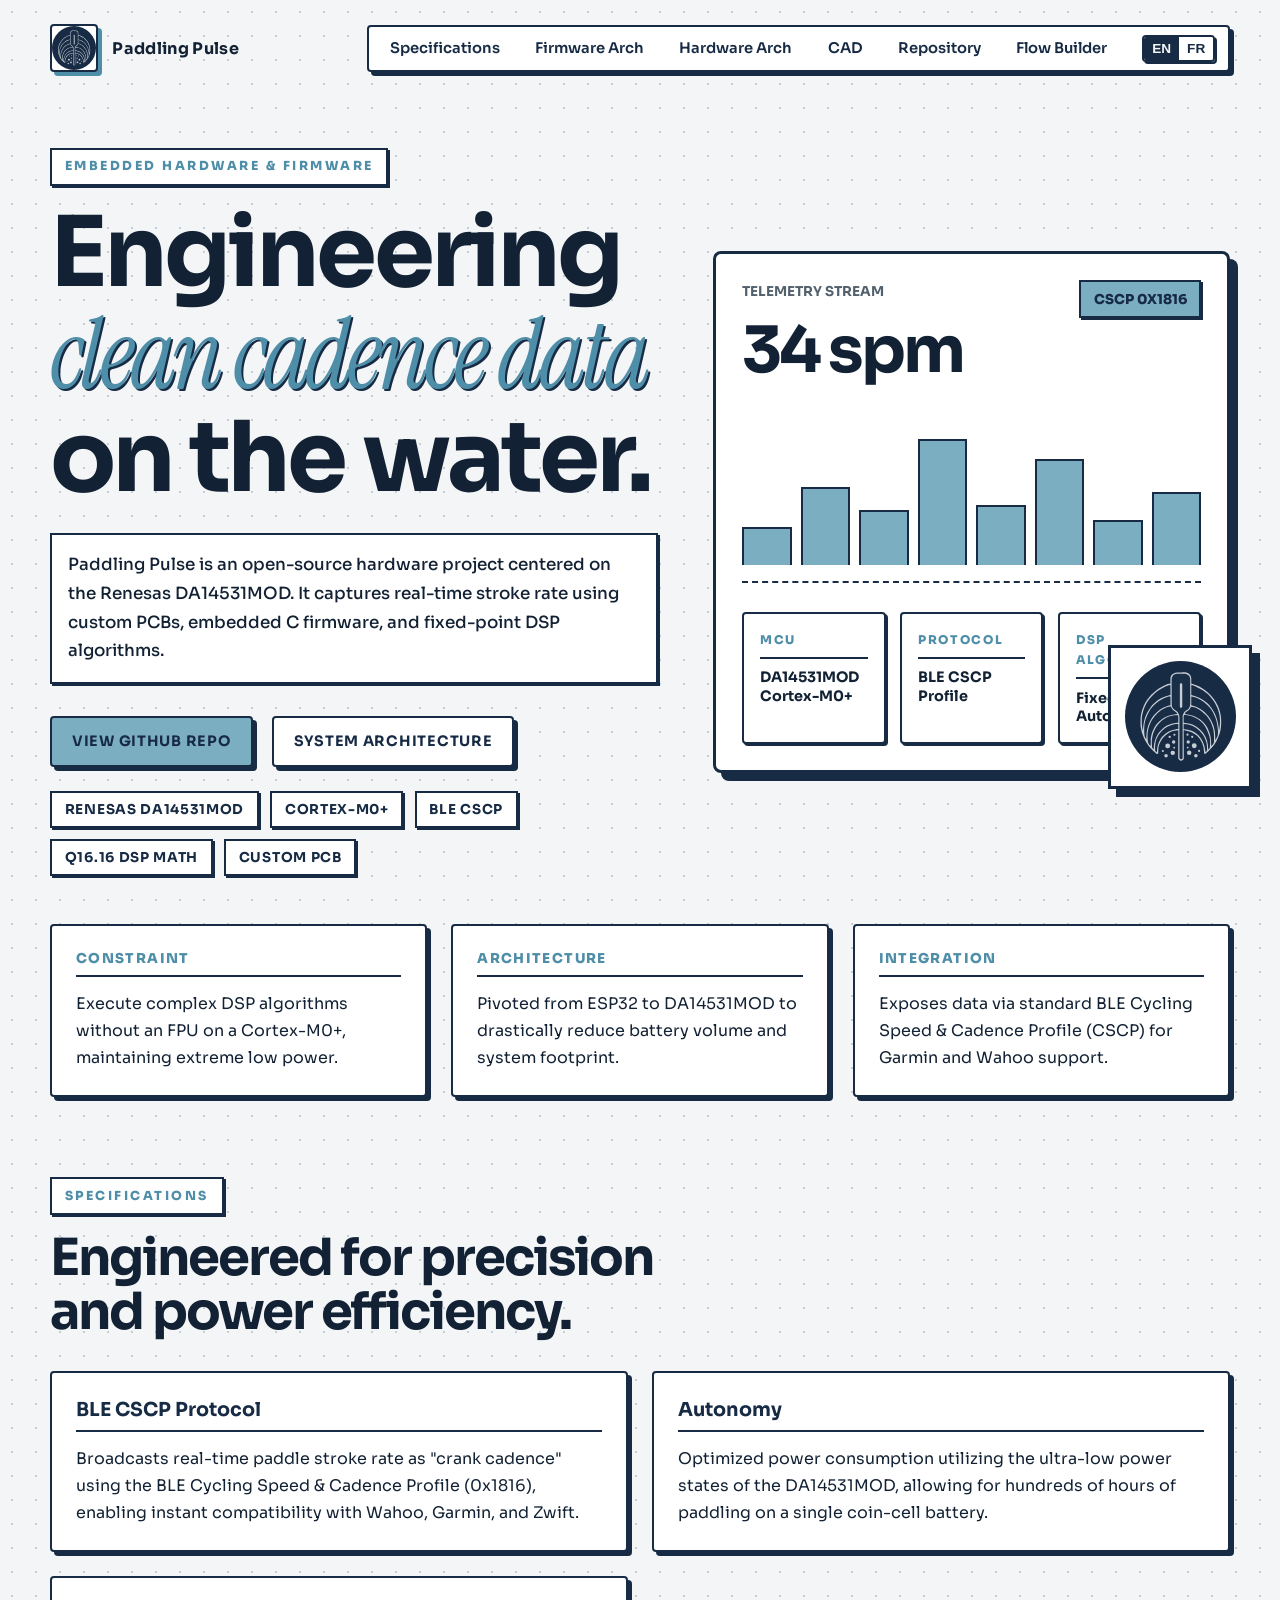
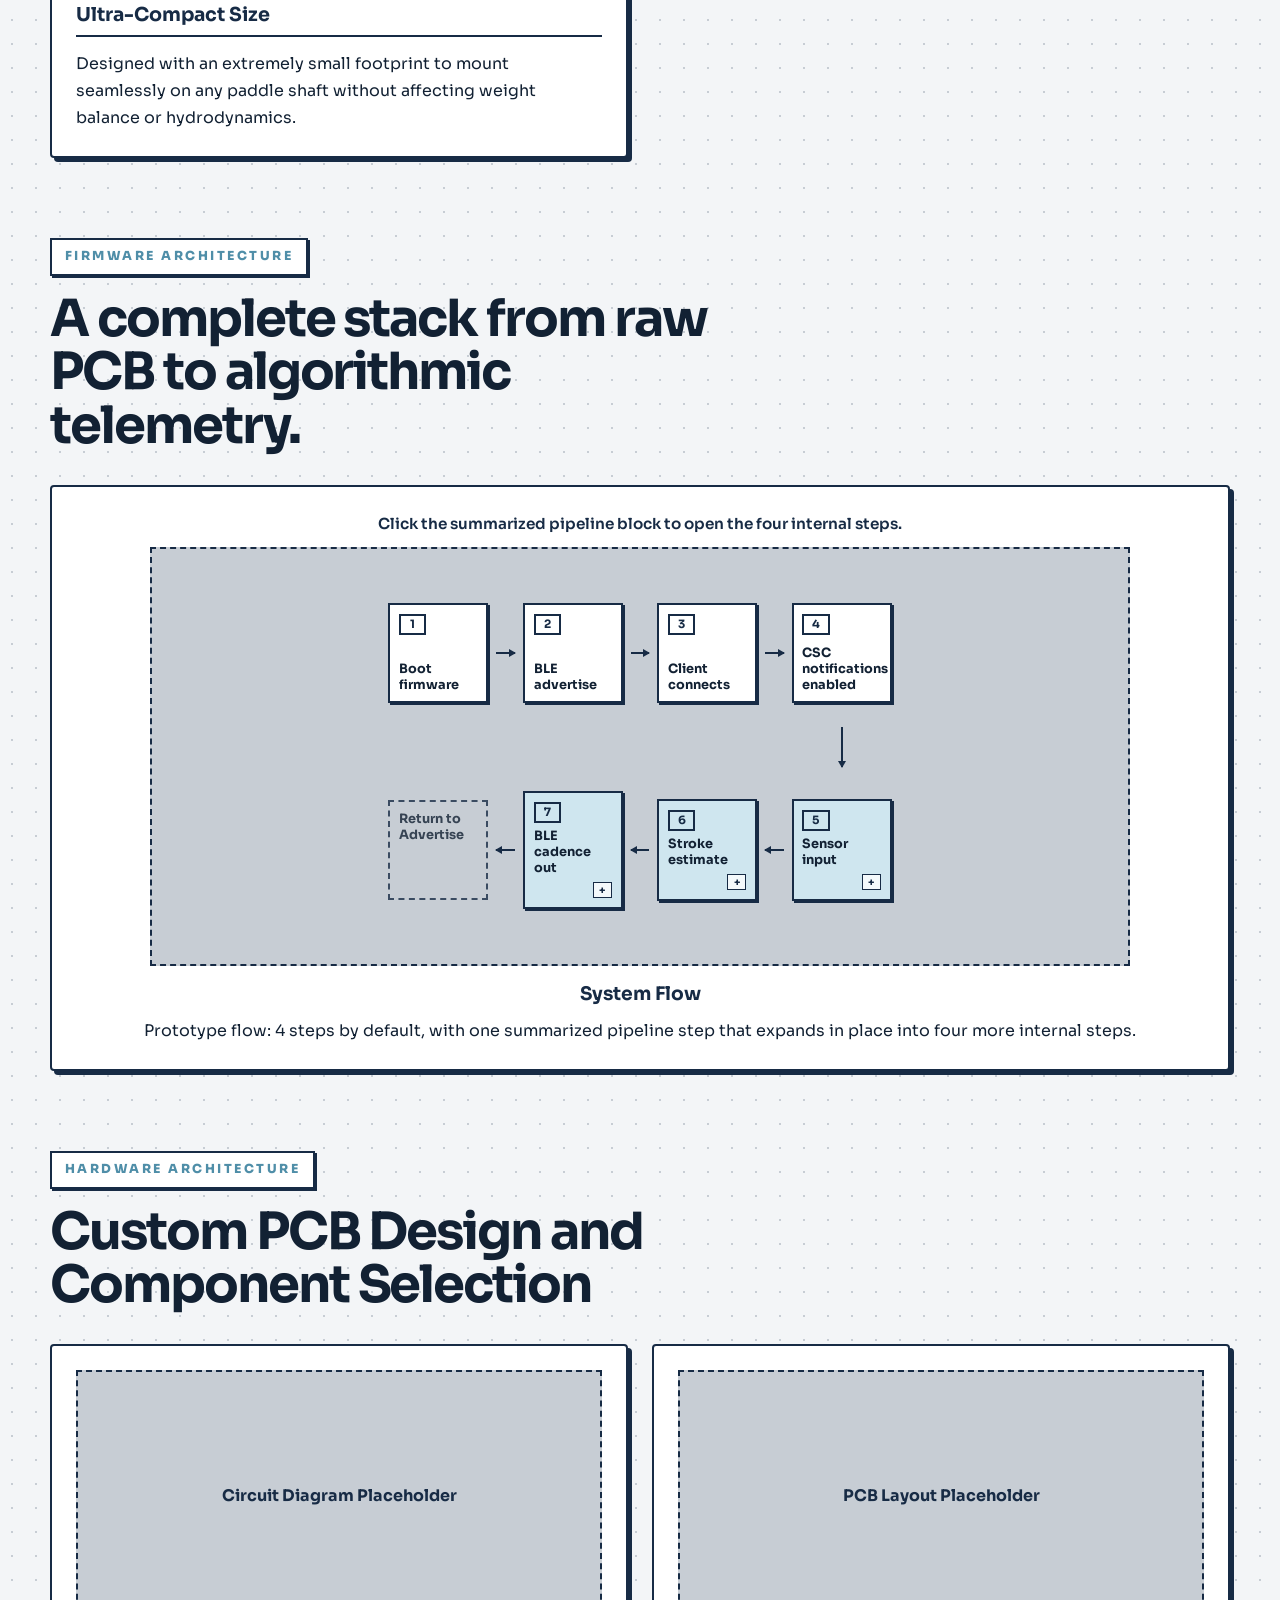
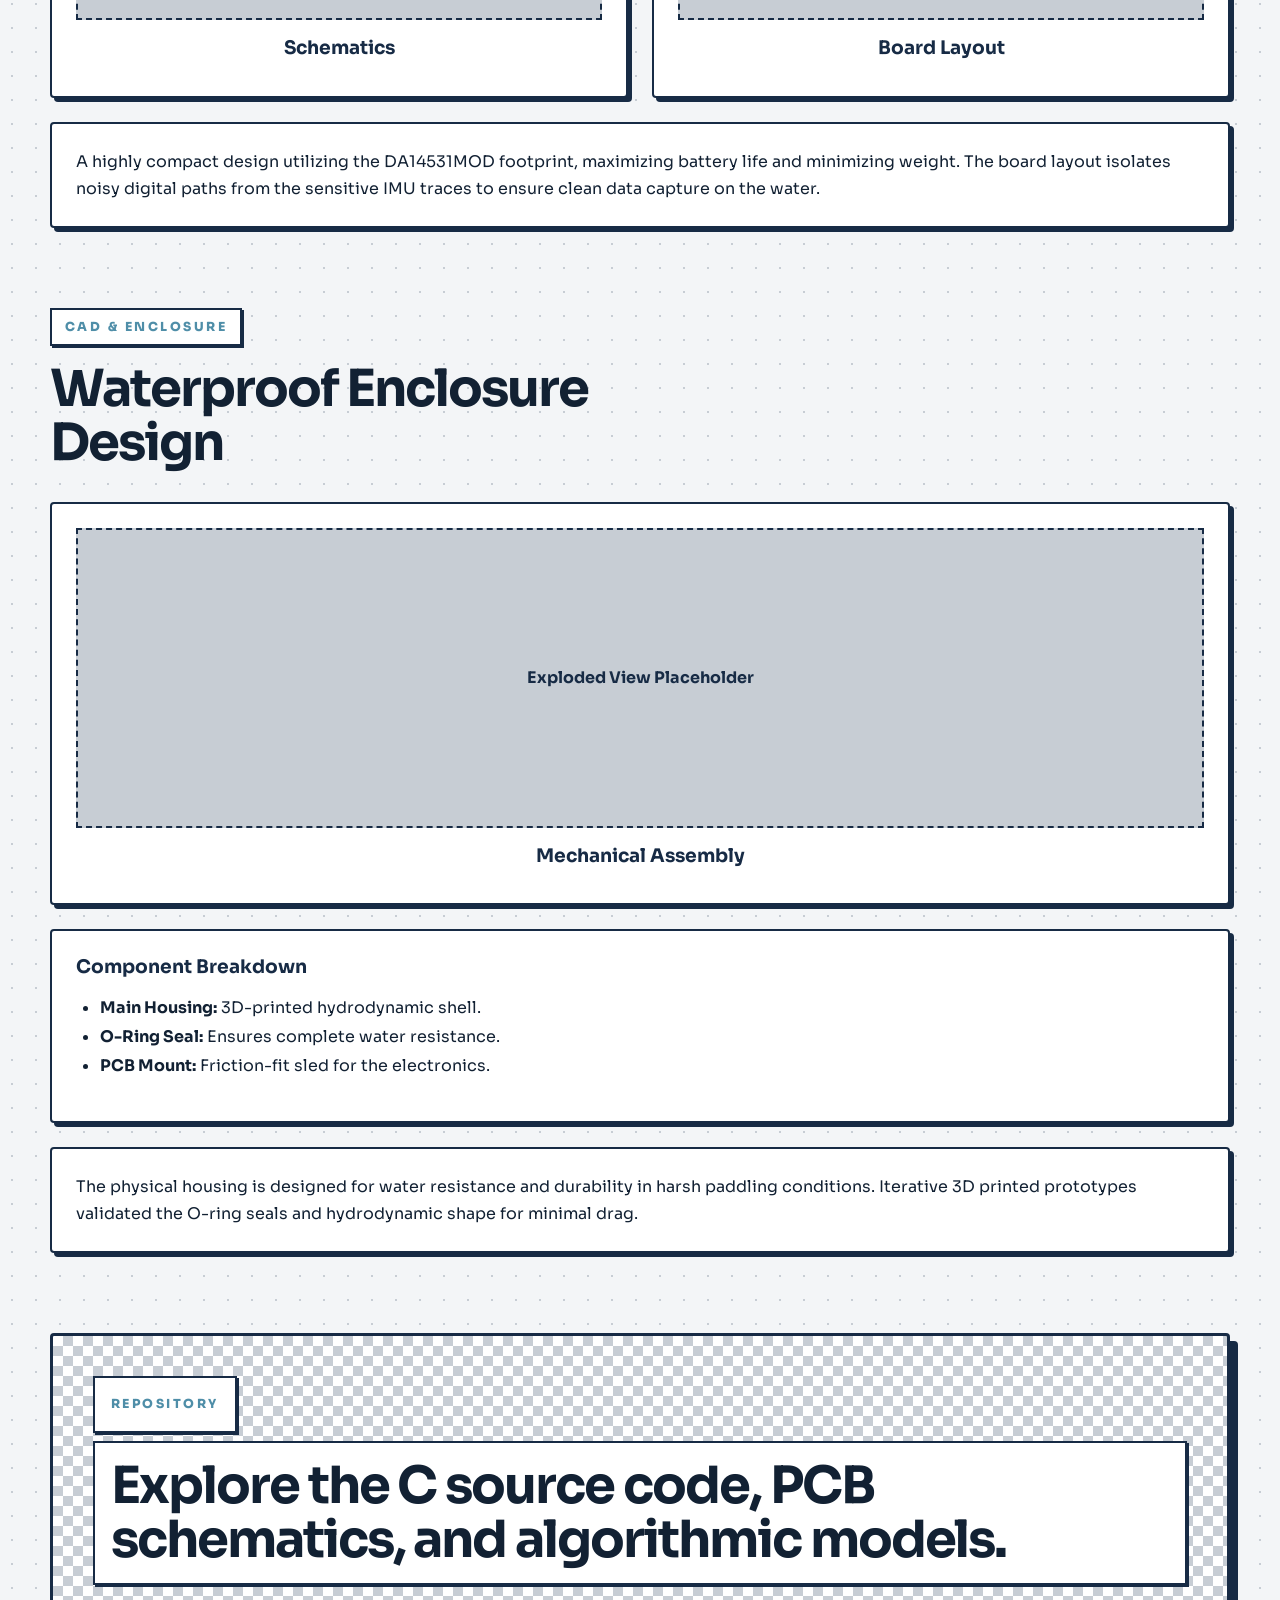
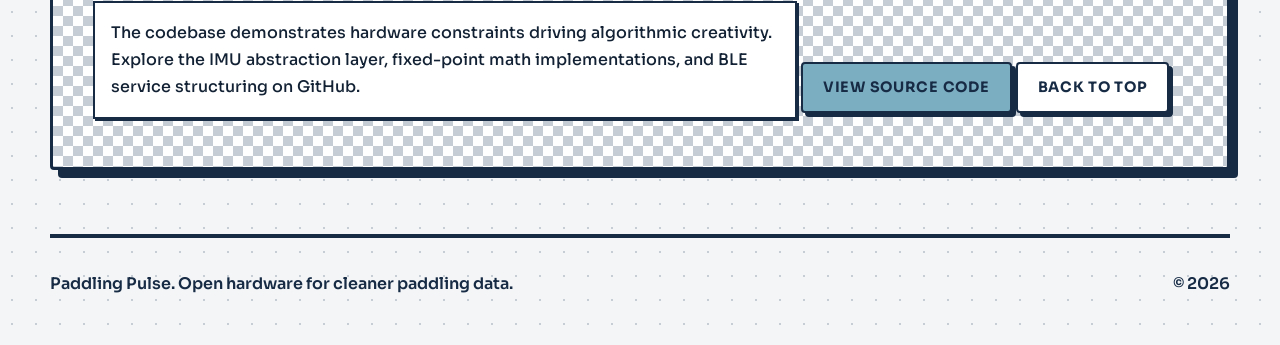
<file: index.html>
<!DOCTYPE html>
<html lang="en">
<head>
    <meta charset="UTF-8">
    <meta name="viewport" content="width=device-width, initial-scale=1.0">
    <title>Paddling Pulse</title>
    <meta
        name="description"
        content="Paddling Pulse is an open-source hardware project utilizing the DA14531MOD, custom PCB, and embedded C firmware for real-time stroke cadence telemetry via BLE."
    >
    <link rel="preconnect" href="https://fonts.googleapis.com">
    <link rel="preconnect" href="https://fonts.gstatic.com" crossorigin>
    <link
        href="https://fonts.googleapis.com/css2?family=Instrument+Serif:ital@0;1&family=Sora:wght@300;400;500;600;700&display=swap"
        rel="stylesheet"
    >
    <link rel="stylesheet" href="css/styles.css?v=2">
</head>
<body>
    <header class="site-header">
        <a class="brand" href="#top" aria-label="Paddling Pulse home">
            <img src="assets/logo.svg" alt="Paddling Pulse logo">
            <span>Paddling Pulse</span>
        </a>

        <nav class="site-nav" aria-label="Primary">
            <a href="#specs" data-i18n="nav-specs">Specifications</a>
            <a href="#firmware-arch" data-i18n="nav-fw-arch">Firmware Arch</a>
            <a href="#hardware-arch" data-i18n="nav-hw-arch">Hardware Arch</a>
            <a href="#cad" data-i18n="nav-cad">CAD</a>
            <a href="#repo" data-i18n="nav-repo">Repository</a>
            <a href="flow-builder/index.html" data-i18n="nav-flow">Flow Builder</a>
            <div class="lang-toggle">
                <button class="lang-btn active" data-lang="en">EN</button>
                <button class="lang-btn" data-lang="fr">FR</button>
            </div>
        </nav>
    </header>

    <main id="top">
        <!-- 1. Presentation -->
        <section class="hero">
            <div class="hero-copy" data-reveal>
                <p class="eyebrow" data-i18n="hero-eyebrow">Embedded Hardware & Firmware</p>
                <h1 data-i18n="hero-h1">
                    Engineering
                    <span class="hero-accent">clean cadence data</span>
                    on the water.
                </h1>
                <p class="hero-text" data-i18n="hero-text">
                    Paddling Pulse is an open-source hardware project centered on the Renesas DA14531MOD. It captures real-time stroke rate using custom PCBs, embedded C firmware, and fixed-point DSP algorithms.
                </p>

                <div class="hero-actions">
                    <a class="button button-primary" data-config-link="github" href="#" data-i18n="btn-github">
                        View GitHub Repo
                    </a>
                    <a class="button button-secondary" href="#specs" data-i18n="btn-architecture">System Architecture</a>
                </div>

                <ul class="hero-tags" aria-label="Project highlights">
                    <li>Renesas DA14531MOD</li>
                    <li>Cortex-M0+</li>
                    <li>BLE CSCP</li>
                    <li>Q16.16 DSP Math</li>
                    <li>Custom PCB</li>
                </ul>
            </div>

            <div class="hero-visual" data-reveal>
                <div class="signal-panel">
                    <div class="signal-panel-top">
                        <div>
                            <p class="panel-label" data-i18n="panel-label">Telemetry Stream</p>
                            <h2>34 spm</h2>
                        </div>
                        <span class="panel-chip" data-i18n="panel-chip">CSCP 0x1816</span>
                    </div>

                    <div class="signal-wave" aria-hidden="true">
                        <span></span>
                        <span></span>
                        <span></span>
                        <span></span>
                        <span></span>
                        <span></span>
                        <span></span>
                        <span></span>
                    </div>

                    <div class="signal-grid">
                        <article>
                            <p data-i18n="grid-mcu">MCU</p>
                            <strong data-i18n="grid-mcu-desc">DA14531MOD Cortex-M0+</strong>
                        </article>
                        <article>
                            <p data-i18n="grid-protocol">Protocol</p>
                            <strong data-i18n="grid-protocol-desc">BLE CSCP Profile</strong>
                        </article>
                        <article>
                            <p data-i18n="grid-dsp">DSP Algorithm</p>
                            <strong data-i18n="grid-dsp-desc">Fixed-Point Autocorrelation</strong>
                        </article>
                    </div>
                </div>

                <div class="floating-logo">
                    <img src="assets/logo.svg" alt="">
                </div>
            </div>
        </section>

        <section class="summary-strip" data-reveal>
            <article>
                <span data-i18n="strip-constraint">Constraint</span>
                <p data-i18n="strip-constraint-desc">Execute complex DSP algorithms without an FPU on a Cortex-M0+, maintaining extreme low power.</p>
            </article>
            <article>
                <span data-i18n="strip-arch">Architecture</span>
                <p data-i18n="strip-arch-desc">Pivoted from ESP32 to DA14531MOD to drastically reduce battery volume and system footprint.</p>
            </article>
            <article>
                <span data-i18n="strip-integration">Integration</span>
                <p data-i18n="strip-integration-desc">Exposes data via standard BLE Cycling Speed & Cadence Profile (CSCP) for Garmin and Wahoo support.</p>
            </article>
        </section>

        <!-- 2. Specifications -->
        <section class="content-section" id="specs">
            <div class="section-heading" data-reveal>
                <p class="eyebrow" data-i18n="specs-eyebrow">Specifications</p>
                <h2 data-i18n="specs-h2">Engineered for precision and power efficiency.</h2>
            </div>

            <div class="feature-grid">
                <article class="feature-card" data-reveal>
                    <h3 data-i18n="feat-cscp-h3">BLE CSCP Protocol</h3>
                    <p data-i18n="feat-cscp-p">
                        Broadcasts real-time paddle stroke rate as "crank cadence" using the BLE Cycling Speed & Cadence Profile (0x1816), enabling instant compatibility with Wahoo, Garmin, and Zwift.
                    </p>
                </article>

                <article class="feature-card" data-reveal>
                    <h3 data-i18n="feat-battery-h3">Autonomy</h3>
                    <p data-i18n="feat-battery-p">
                        Optimized power consumption utilizing the ultra-low power states of the DA14531MOD, allowing for hundreds of hours of paddling on a single coin-cell battery.
                    </p>
                </article>

                <article class="feature-card" data-reveal>
                    <h3 data-i18n="feat-size-h3">Ultra-Compact Size</h3>
                    <p data-i18n="feat-size-p">
                        Designed with an extremely small footprint to mount seamlessly on any paddle shaft without affecting weight balance or hydrodynamics.
                    </p>
                </article>
            </div>
        </section>

        <!-- 3. Firmware Architecture -->
        <section class="content-section" id="firmware-arch">
            <div class="section-heading" data-reveal>
                <p class="eyebrow" data-i18n="fw-arch-eyebrow">Firmware Architecture</p>
                <h2 data-i18n="fw-arch-h2">A complete stack from raw PCB to algorithmic telemetry.</h2>
            </div>

            <div class="feature-grid feature-grid-single">
                <article class="copy-card copy-card-centered firmware-flow-card" data-reveal>
                    <div class="simple-flowchart" id="simple-flowchart">
                        <p class="simple-flow-hint" data-i18n="flowchart-hint">
                            Click the summarized pipeline block to open the four internal steps.
                        </p>
                        <div class="simple-flow-frame">
                            <div class="simple-flow-track" id="simple-flow-track"></div>
                        </div>
                    </div>
                    <h3 data-i18n="fw-overall-h3">System Flow</h3>
                    <p data-i18n="fw-overall-p">Prototype flow: 4 steps by default, with one summarized pipeline step that expands in place into four more internal steps.</p>
                </article>
            </div>
        </section>

        <!-- 4. Hardware Architecture -->
        <section class="content-section" id="hardware-arch">
            <div class="section-heading" data-reveal>
                <p class="eyebrow" data-i18n="hw-arch-eyebrow">Hardware Architecture</p>
                <h2 data-i18n="hw-arch-h2">Custom PCB Design and Component Selection</h2>
            </div>
            <div class="feature-grid">
                <article class="copy-card" data-reveal style="display: flex; flex-direction: column; align-items: center; text-align: center;">
                    <div style="width: 100%; height: 250px; background: var(--mist); display: flex; align-items: center; justify-content: center; border: 2px dashed var(--navy); margin-bottom: 1rem;">
                        <span style="color: var(--navy); font-weight: bold;" data-i18n="placeholder-circuit">Circuit Diagram Placeholder</span>
                    </div>
                    <h3 data-i18n="hw-circuit-h3">Schematics</h3>
                </article>

                <article class="copy-card" data-reveal style="display: flex; flex-direction: column; align-items: center; text-align: center;">
                    <div style="width: 100%; height: 250px; background: var(--mist); display: flex; align-items: center; justify-content: center; border: 2px dashed var(--navy); margin-bottom: 1rem;">
                        <span style="color: var(--navy); font-weight: bold;" data-i18n="placeholder-pcb">PCB Layout Placeholder</span>
                    </div>
                    <h3 data-i18n="hw-pcb-h3">Board Layout</h3>
                </article>
                
                <article class="copy-card" data-reveal style="grid-column: 1 / -1;">
                    <p data-i18n="hw-arch-p">
                        A highly compact design utilizing the DA14531MOD footprint, maximizing battery life and minimizing weight. The board layout isolates noisy digital paths from the sensitive IMU traces to ensure clean data capture on the water.
                    </p>
                </article>
            </div>
        </section>

        <!-- 5. CAD -->
        <section class="content-section" id="cad">
            <div class="section-heading" data-reveal>
                <p class="eyebrow" data-i18n="cad-eyebrow">CAD & Enclosure</p>
                <h2 data-i18n="cad-h2">Waterproof Enclosure Design</h2>
            </div>
            <div class="feature-grid">
                <article class="copy-card" data-reveal style="grid-column: 1 / -1; display: flex; flex-direction: column; align-items: center; text-align: center;">
                    <div style="width: 100%; height: 300px; background: var(--mist); display: flex; align-items: center; justify-content: center; border: 2px dashed var(--navy); margin-bottom: 1rem;">
                        <span style="color: var(--navy); font-weight: bold;" data-i18n="placeholder-exploded">Exploded View Placeholder</span>
                    </div>
                    <h3 data-i18n="cad-exploded-h3">Mechanical Assembly</h3>
                </article>
                
                <article class="copy-card" data-reveal style="grid-column: 1 / -1;">
                    <h3 data-i18n="cad-components-h3">Component Breakdown</h3>
                    <ul style="margin-top: 1rem; padding-left: 1.5rem; line-height: 1.8;">
                        <li data-i18n="cad-comp-1"><strong>Main Housing:</strong> 3D-printed hydrodynamic shell.</li>
                        <li data-i18n="cad-comp-2"><strong>O-Ring Seal:</strong> Ensures complete water resistance.</li>
                        <li data-i18n="cad-comp-3"><strong>PCB Mount:</strong> Friction-fit sled for the electronics.</li>
                    </ul>
                </article>

                <article class="copy-card" data-reveal style="grid-column: 1 / -1;">
                    <p data-i18n="cad-p">
                        The physical housing is designed for water resistance and durability in harsh paddling conditions. Iterative 3D printed prototypes validated the O-ring seals and hydrodynamic shape for minimal drag.
                    </p>
                </article>
            </div>
        </section>

        <!-- 6. Solar (Hidden) -->
        <section class="content-section" id="solar" style="display: none;">
            <div class="section-heading" data-reveal>
                <p class="eyebrow" data-i18n="solar-eyebrow">Solar</p>
                <h2 data-i18n="solar-h2">Solar Energy Harvesting</h2>
            </div>
            <div class="feature-grid">
                <article class="copy-card" data-reveal style="grid-column: 1 / -1;">
                    <p data-i18n="solar-p">
                        Future integration of solar cells to extend operational battery life indefinitely.
                    </p>
                </article>
            </div>
        </section>

        <!-- 7. Repository -->
        <section class="content-section" id="repo">
            <div class="cta-panel" data-reveal>
                <p class="eyebrow" data-i18n="repo-eyebrow">Repository</p>
                <h2 data-i18n="repo-h2">Explore the C source code, PCB schematics, and algorithmic models.</h2>
                <p data-i18n="repo-p">
                    The codebase demonstrates hardware constraints driving algorithmic creativity. Explore the IMU abstraction layer, fixed-point math implementations, and BLE service structuring on GitHub.
                </p>
                <div class="hero-actions">
                    <a class="button button-primary" data-config-link="github" href="#" data-i18n="btn-source">
                        View Source Code
                    </a>
                    <a class="button button-secondary" href="#top" data-i18n="btn-top">Back to top</a>
                </div>
            </div>
        </section>
    </main>

    <footer class="site-footer">
        <p data-i18n="footer-text">Paddling Pulse. Open hardware for cleaner paddling data.</p>
        <p>&copy; <span id="year"></span></p>
    </footer>

    <script src="js/simple-flowchart.js"></script>
    <script src="js/script.js"></script>
</body>
</html>
</file>
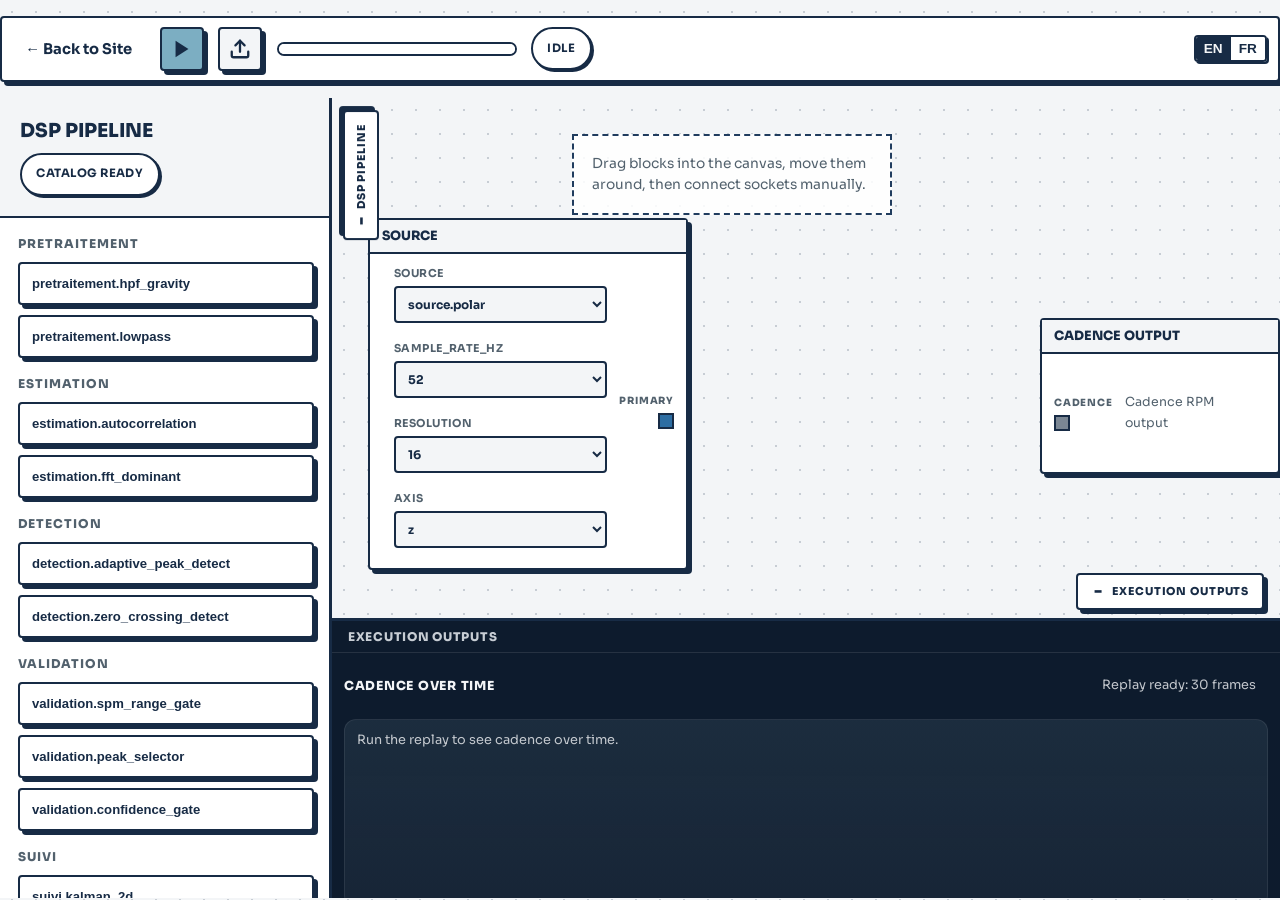
<file: flow-builder/index.html>
<!DOCTYPE html>
<html lang="en">
<head>
    <meta charset="UTF-8">
    <meta name="viewport" content="width=device-width, initial-scale=1.0">
    <title>Algorithm Tester - Paddling Pulse</title>
    <link rel="stylesheet" href="../css/styles.css">
    <link rel="stylesheet" href="flow.css?v=4">
    <link rel="preconnect" href="https://fonts.googleapis.com">
    <link rel="preconnect" href="https://fonts.gstatic.com" crossorigin>
    <link href="https://fonts.googleapis.com/css2?family=Instrument+Serif:ital@0;1&family=Sora:wght@300;400;500;600;700&display=swap" rel="stylesheet">
</head>
<body>
    <header class="flow-site-header">
        <div class="flow-toolbar" aria-label="Flow Builder toolbar">
            <a class="flow-toolbar-link" href="../index.html" data-i18n="nav-back">← Back to Site</a>

            <div class="flow-toolbar-actions">
                <button id="run-sim-btn" class="icon-button play-btn" title="Run Simulation" aria-label="Run Simulation">
                    <svg width="22" height="22" viewBox="0 0 24 24" fill="currentColor" stroke="none"><polygon points="5 3 19 12 5 21 5 3"></polygon></svg>
                </button>
                <button id="upload-pipeline-btn" class="icon-button upload-btn" type="button" title="Upload to DA14531" aria-label="Upload to DA14531">
                    <svg width="22" height="22" viewBox="0 0 24 24" fill="none" stroke="currentColor" stroke-width="2.5" stroke-linecap="round" stroke-linejoin="round"><path d="M21 15v4a2 2 0 0 1-2 2H5a2 2 0 0 1-2-2v-4"></path><polyline points="17 8 12 3 7 8"></polyline><line x1="12" y1="3" x2="12" y2="15"></line></svg>
                </button>
                <progress id="upload-progress" class="toolbar-progress" value="0" max="1"></progress>
                <p id="upload-status" class="status-pill">Idle</p>
            </div>
            <div class="lang-toggle">
                <button class="lang-btn active" data-lang="en">EN</button>
                <button class="lang-btn" data-lang="fr">FR</button>
            </div>
        </div>
    </header>

    <div class="app-container">
        <aside class="sidebar" id="dsp-sidebar">
            <button
                id="sidebar-dock-btn"
                class="panel-dock panel-dock-sidebar"
                type="button"
                aria-controls="dsp-sidebar"
            >
                <span class="panel-dock-icon" aria-hidden="true"></span>
                <span class="panel-dock-text" data-i18n="sidebar-title">DSP Pipeline</span>
            </button>

            <div class="sidebar-panel">
                <div class="sidebar-panel-content">
                    <div class="sidebar-header">
                        <div class="sidebar-header-top">
                            <h2 data-i18n="sidebar-title">DSP Pipeline</h2>
                        </div>
                        <p id="catalog-status" class="status-pill" data-i18n="flow-status-loading">Loading catalog...</p>
                    </div>
                    <div id="palette-groups" class="palette-groups"></div>
                </div>
            </div>
        </aside>

        <main class="canvas-container" id="canvas">
            <div id="canvas-transform-layer" class="canvas-transform-layer">
                <svg id="wires-layer" class="wires-layer"></svg>
                <div id="blocks-layer" class="blocks-layer"></div>
            </div>

            <section class="console-pane bottom-console" id="execution-console">
                <button
                    id="console-dock-btn"
                    class="panel-dock panel-dock-console"
                    type="button"
                    aria-controls="execution-console"
                >
                    <span class="panel-dock-icon" aria-hidden="true"></span>
                    <span class="panel-dock-text" data-i18n="graph-title">Execution Outputs</span>
                </button>

                <div class="console-header">
                    <h3 data-i18n="graph-title">Execution Outputs</h3>
                </div>
                <div class="console-outputs" id="console-outputs-container">
                    <section class="cadence-chart-panel">
                        <div class="console-subhead">
                            <h4>Cadence Over Time</h4>
                            <p id="replay-status" class="replay-status">Loading replay...</p>
                        </div>
                        <div id="cadence-chart" class="cadence-chart">
                            <p class="cadence-chart-empty">Run the replay to see cadence over time.</p>
                        </div>
                    </section>
                    <div class="console-json-panels">
                        <pre id="graph-output-list" class="graph-output-list"></pre>
                        <pre id="runtime-diagnostics" class="graph-output-list"></pre>
                    </div>
                </div>
            </section>
        </main>
    </div>

    <script src="../js/script.js"></script>
    <script src="assets/flow-block-catalog.js"></script>
    <script src="src/flow-graph.js"></script>
    <script src="src/flow-catalog.js"></script>
    <script src="src/flow-runtime-client.js"></script>
    <script src="src/flow-compiler.js"></script>
    <script src="src/flow-ble-upload.js"></script>
    <script src="src/flow-managed-source.js"></script>
    <script src="src/flow-builder-viewmodel.js"></script>
    <script src="src/panel-docks.js"></script>
    <script src="src/flow-replay.js"></script>
    <script src="src/flow.js"></script>
</body>
</html>
</file>
<file: css/styles.css>
��: r o o t   {  
         - - n a v y :   # 1 7 2 b 4 5 ;  
         - - n a v y - d e e p :   # 0 d 1 b 2 d ;  
         - - n a v y - s o f t :   # 2 0 3 c 5 e ;  
         - - m i s t :   # c 7 c d d 4 ;  
         - - f o a m :   # f 3 f 5 f 7 ;  
         - - w a t e r :   # 7 c a e c 2 ;  
         - - w a t e r - s t r o n g :   # 4 f 8 e a 8 ;  
         - - i n k :   # 1 2 2 1 3 3 ;  
         - - s l a t e :   # 5 2 6 1 6 d ;  
         - - l i n e :   r g b a ( 2 3 ,   4 3 ,   6 9 ,   0 . 1 2 ) ;  
          
         / *   U p d a t e d   f o r   N e o - B r u t a l i s m   * /  
         - - r a d i u s - l g :   1 2 p x ;  
         - - r a d i u s - m d :   8 p x ;  
         - - r a d i u s - s m :   4 p x ;  
         - - c o n t e n t - w i d t h :   1 1 8 0 p x ;  
         - - h a r d - s h a d o w - s m :   2 p x   2 p x   0   v a r ( - - n a v y ) ;  
         - - h a r d - s h a d o w - m d :   4 p x   4 p x   0   v a r ( - - n a v y ) ;  
         - - h a r d - s h a d o w - l g :   8 p x   8 p x   0   v a r ( - - n a v y ) ;  
 }  
  
 *   {  
         b o x - s i z i n g :   b o r d e r - b o x ;  
 }  
  
 h t m l   {  
         s c r o l l - b e h a v i o r :   s m o o t h ;  
 }  
  
 b o d y   {  
         m a r g i n :   0 ;  
         m i n - h e i g h t :   1 0 0 v h ;  
         f o n t - f a m i l y :   " S o r a " ,   s a n s - s e r i f ;  
         c o l o r :   v a r ( - - i n k ) ;  
         b a c k g r o u n d - c o l o r :   v a r ( - - f o a m ) ;  
         / *   E n g i n e e r i n g   D o t   G r i d   * /  
         b a c k g r o u n d - i m a g e :   r a d i a l - g r a d i e n t ( v a r ( - - m i s t )   1 . 5 p x ,   t r a n s p a r e n t   1 . 5 p x ) ;  
         b a c k g r o u n d - s i z e :   2 4 p x   2 4 p x ;  
 }  
  
 i m g   {  
         d i s p l a y :   b l o c k ;  
         m a x - w i d t h :   1 0 0 % ;  
 }  
  
 a   {  
         c o l o r :   i n h e r i t ;  
         t e x t - d e c o r a t i o n :   n o n e ;  
 }  
  
 p   {  
         m a r g i n :   0 ;  
         l i n e - h e i g h t :   1 . 7 ;  
 }  
  
 / *   H i d e   A I - s t y l e   b l u r r y   g l o w s   * /  
 . p a g e - g l o w   {  
         d i s p l a y :   n o n e ;  
 }  
  
 . s i t e - h e a d e r ,  
 m a i n ,  
 . s i t e - f o o t e r   {  
         p o s i t i o n :   r e l a t i v e ;  
         z - i n d e x :   1 ;  
 }  
  
 . s i t e - h e a d e r   {  
         w i d t h :   m i n ( c a l c ( 1 0 0 %   -   2 r e m ) ,   v a r ( - - c o n t e n t - w i d t h ) ) ;  
         m a r g i n :   0   a u t o ;  
         p a d d i n g :   1 . 5 r e m   0   0 ;  
         d i s p l a y :   f l e x ;  
         j u s t i f y - c o n t e n t :   s p a c e - b e t w e e n ;  
         a l i g n - i t e m s :   c e n t e r ;  
         g a p :   1 r e m ;  
 }  
  
 . b r a n d   {  
         d i s p l a y :   i n l i n e - f l e x ;  
         a l i g n - i t e m s :   c e n t e r ;  
         g a p :   0 . 9 r e m ;  
         f o n t - w e i g h t :   7 0 0 ;  
         l e t t e r - s p a c i n g :   0 . 0 2 e m ;  
 }  
  
 . b r a n d   i m g   {  
         w i d t h :   3 r e m ;  
         h e i g h t :   3 r e m ;  
         b o r d e r - r a d i u s :   v a r ( - - r a d i u s - s m ) ;  
         b o r d e r :   2 p x   s o l i d   v a r ( - - n a v y ) ;  
         b o x - s h a d o w :   4 p x   4 p x   0   v a r ( - - w a t e r - s t r o n g ) ;  
         b a c k g r o u n d :   # f f f ;  
 }  
  
 . s i t e - n a v   {  
         d i s p l a y :   i n l i n e - f l e x ;  
         a l i g n - i t e m s :   c e n t e r ;  
         g a p :   1 . 2 r e m ;  
         p a d d i n g :   0 . 5 r e m   0 . 8 r e m ;  
         b o r d e r :   2 p x   s o l i d   v a r ( - - n a v y ) ;  
         b o r d e r - r a d i u s :   v a r ( - - r a d i u s - s m ) ;  
         b a c k g r o u n d :   # f f f f f f ;  
         b o x - s h a d o w :   v a r ( - - h a r d - s h a d o w - m d ) ;  
 }  
  
 . s i t e - n a v   a   {  
         f o n t - s i z e :   0 . 9 2 r e m ;  
         f o n t - w e i g h t :   6 0 0 ;  
         c o l o r :   v a r ( - - n a v y ) ;  
         p a d d i n g :   0 . 2 5 r e m   0 . 5 r e m ;  
         t r a n s i t i o n :   b a c k g r o u n d - c o l o r   1 0 0 m s ,   c o l o r   1 0 0 m s ;  
 }  
  
 . s i t e - n a v   a : h o v e r   {  
         b a c k g r o u n d - c o l o r :   v a r ( - - n a v y ) ;  
         c o l o r :   v a r ( - - f o a m ) ;  
 }  
  
 m a i n   {  
         w i d t h :   m i n ( c a l c ( 1 0 0 %   -   2 r e m ) ,   v a r ( - - c o n t e n t - w i d t h ) ) ;  
         m a r g i n :   0   a u t o ;  
         p a d d i n g - b o t t o m :   4 r e m ;  
 }  
  
 . h e r o   {  
         d i s p l a y :   g r i d ;  
         g r i d - t e m p l a t e - c o l u m n s :   m i n m a x ( 0 ,   1 . 1 f r )   m i n m a x ( 3 2 0 p x ,   0 . 9 f r ) ;  
         g a p :   2 r e m ;  
         a l i g n - i t e m s :   c e n t e r ;  
         p a d d i n g :   4 . 7 5 r e m   0   3 r e m ;  
 }  
  
 . e y e b r o w   {  
         m a r g i n - b o t t o m :   1 r e m ;  
         f o n t - s i z e :   0 . 7 8 r e m ;  
         f o n t - w e i g h t :   8 0 0 ;  
         l e t t e r - s p a c i n g :   0 . 2 e m ;  
         t e x t - t r a n s f o r m :   u p p e r c a s e ;  
         c o l o r :   v a r ( - - w a t e r - s t r o n g ) ;  
         b a c k g r o u n d :   # f f f ;  
         d i s p l a y :   i n l i n e - b l o c k ;  
         p a d d i n g :   0 . 4 r e m   0 . 8 r e m ;  
         b o r d e r :   2 p x   s o l i d   v a r ( - - n a v y ) ;  
         b o x - s h a d o w :   v a r ( - - h a r d - s h a d o w - s m ) ;  
 }  
  
 . h e r o   h 1 ,  
 . s e c t i o n - h e a d i n g   h 2 ,  
 . c t a - p a n e l   h 2   {  
         m a r g i n :   0 ;  
         l i n e - h e i g h t :   1 . 0 5 ;  
         l e t t e r - s p a c i n g :   - 0 . 0 4 e m ;  
 }  
  
 . h e r o   h 1   {  
         m a x - w i d t h :   1 2 c h ;  
         f o n t - s i z e :   c l a m p ( 3 . 4 r e m ,   8 v w ,   6 . 1 r e m ) ;  
 }  
  
 . h e r o - a c c e n t   {  
         d i s p l a y :   i n l i n e ;  
         f o n t - f a m i l y :   " I n s t r u m e n t   S e r i f " ,   s e r i f ;  
         f o n t - s t y l e :   i t a l i c ;  
         f o n t - w e i g h t :   4 0 0 ;  
         c o l o r :   v a r ( - - w a t e r - s t r o n g ) ;  
         t e x t - s h a d o w :   2 p x   2 p x   0   v a r ( - - n a v y ) ;  
 }  
  
 . h e r o - t e x t   {  
         m a x - w i d t h :   3 8 r e m ;  
         m a r g i n - t o p :   1 . 5 r e m ;  
         f o n t - s i z e :   1 . 0 5 r e m ;  
         c o l o r :   v a r ( - - i n k ) ;  
         f o n t - w e i g h t :   5 0 0 ;  
         b a c k g r o u n d :   # f f f ;  
         p a d d i n g :   1 r e m ;  
         b o r d e r :   2 p x   s o l i d   v a r ( - - n a v y ) ;  
         b o x - s h a d o w :   v a r ( - - h a r d - s h a d o w - s m ) ;  
 }  
  
 . h e r o - a c t i o n s   {  
         d i s p l a y :   f l e x ;  
         f l e x - w r a p :   w r a p ;  
         g a p :   1 . 2 r e m ;  
         m a r g i n - t o p :   2 r e m ;  
 }  
  
 . b u t t o n   {  
         d i s p l a y :   i n l i n e - f l e x ;  
         a l i g n - i t e m s :   c e n t e r ;  
         j u s t i f y - c o n t e n t :   c e n t e r ;  
         m i n - h e i g h t :   3 . 2 r e m ;  
         p a d d i n g :   0 . 8 5 r e m   1 . 2 5 r e m ;  
         b o r d e r - r a d i u s :   v a r ( - - r a d i u s - s m ) ;  
         b o r d e r :   2 p x   s o l i d   v a r ( - - n a v y ) ;  
         f o n t - w e i g h t :   7 0 0 ;  
         t e x t - t r a n s f o r m :   u p p e r c a s e ;  
         l e t t e r - s p a c i n g :   0 . 0 5 e m ;  
         f o n t - s i z e :   0 . 9 r e m ;  
         t r a n s i t i o n :   t r a n s f o r m   1 0 0 m s   e a s e ,   b o x - s h a d o w   1 0 0 m s   e a s e ;  
 }  
  
 . b u t t o n - p r i m a r y   {  
         b a c k g r o u n d :   v a r ( - - w a t e r ) ;  
         c o l o r :   v a r ( - - n a v y ) ;  
         b o x - s h a d o w :   v a r ( - - h a r d - s h a d o w - m d ) ;  
 }  
  
 . b u t t o n - p r i m a r y : h o v e r ,  
 . b u t t o n - p r i m a r y : f o c u s - v i s i b l e   {  
         b a c k g r o u n d :   v a r ( - - w a t e r - s t r o n g ) ;  
         t r a n s f o r m :   t r a n s l a t e ( 2 p x ,   2 p x ) ;  
         b o x - s h a d o w :   2 p x   2 p x   0   v a r ( - - n a v y ) ;  
 }  
  
 . b u t t o n - p r i m a r y : a c t i v e   {  
         t r a n s f o r m :   t r a n s l a t e ( 4 p x ,   4 p x ) ;  
         b o x - s h a d o w :   0   0   0   v a r ( - - n a v y ) ;  
 }  
  
 . b u t t o n - s e c o n d a r y   {  
         b a c k g r o u n d :   # f f f f f f ;  
         c o l o r :   v a r ( - - n a v y ) ;  
         b o x - s h a d o w :   v a r ( - - h a r d - s h a d o w - m d ) ;  
 }  
  
 . b u t t o n - s e c o n d a r y : h o v e r ,  
 . b u t t o n - s e c o n d a r y : f o c u s - v i s i b l e   {  
         b a c k g r o u n d :   v a r ( - - f o a m ) ;  
         t r a n s f o r m :   t r a n s l a t e ( 2 p x ,   2 p x ) ;  
         b o x - s h a d o w :   2 p x   2 p x   0   v a r ( - - n a v y ) ;  
 }  
  
 . b u t t o n - s e c o n d a r y : a c t i v e   {  
         t r a n s f o r m :   t r a n s l a t e ( 4 p x ,   4 p x ) ;  
         b o x - s h a d o w :   0   0   0   v a r ( - - n a v y ) ;  
 }  
  
 . h e r o - t a g s   {  
         d i s p l a y :   f l e x ;  
         f l e x - w r a p :   w r a p ;  
         g a p :   0 . 7 r e m ;  
         m a r g i n :   1 . 5 r e m   0   0 ;  
         p a d d i n g :   0 ;  
         l i s t - s t y l e :   n o n e ;  
 }  
  
 . h e r o - t a g s   l i   {  
         p a d d i n g :   0 . 5 r e m   0 . 8 r e m ;  
         b o r d e r :   2 p x   s o l i d   v a r ( - - n a v y ) ;  
         b a c k g r o u n d :   # f f f f f f ;  
         c o l o r :   v a r ( - - n a v y ) ;  
         f o n t - s i z e :   0 . 8 5 r e m ;  
         f o n t - w e i g h t :   7 0 0 ;  
         b o x - s h a d o w :   v a r ( - - h a r d - s h a d o w - s m ) ;  
         t e x t - t r a n s f o r m :   u p p e r c a s e ;  
         l e t t e r - s p a c i n g :   0 . 0 5 e m ;  
 }  
  
 . h e r o - v i s u a l   {  
         p o s i t i o n :   r e l a t i v e ;  
         m i n - h e i g h t :   3 2 r e m ;  
 }  
  
 . s i g n a l - p a n e l   {  
         p o s i t i o n :   r e l a t i v e ;  
         h e i g h t :   1 0 0 % ;  
         p a d d i n g :   1 . 6 r e m ;  
         b o r d e r :   3 p x   s o l i d   v a r ( - - n a v y ) ;  
         b o r d e r - r a d i u s :   v a r ( - - r a d i u s - m d ) ;  
         b a c k g r o u n d :   # f f f f f f ;  
         b o x - s h a d o w :   v a r ( - - h a r d - s h a d o w - l g ) ;  
         o v e r f l o w :   h i d d e n ;  
 }  
  
 . s i g n a l - p a n e l - t o p   {  
         d i s p l a y :   f l e x ;  
         j u s t i f y - c o n t e n t :   s p a c e - b e t w e e n ;  
         g a p :   1 r e m ;  
         a l i g n - i t e m s :   f l e x - s t a r t ;  
 }  
  
 . p a n e l - l a b e l   {  
         c o l o r :   v a r ( - - s l a t e ) ;  
         f o n t - s i z e :   0 . 8 5 r e m ;  
         f o n t - w e i g h t :   7 0 0 ;  
         t e x t - t r a n s f o r m :   u p p e r c a s e ;  
 }  
  
 . s i g n a l - p a n e l   h 2   {  
         m a r g i n :   0 . 4 5 r e m   0   0 ;  
         f o n t - s i z e :   c l a m p ( 2 . 5 r e m ,   5 v w ,   4 r e m ) ;  
         l e t t e r - s p a c i n g :   - 0 . 0 5 e m ;  
 }  
  
 . p a n e l - c h i p   {  
         p a d d i n g :   0 . 5 5 r e m   0 . 8 r e m ;  
         b o r d e r :   2 p x   s o l i d   v a r ( - - n a v y ) ;  
         b a c k g r o u n d :   v a r ( - - w a t e r ) ;  
         c o l o r :   v a r ( - - n a v y ) ;  
         f o n t - s i z e :   0 . 8 5 r e m ;  
         f o n t - w e i g h t :   8 0 0 ;  
         b o x - s h a d o w :   v a r ( - - h a r d - s h a d o w - s m ) ;  
         t e x t - t r a n s f o r m :   u p p e r c a s e ;  
 }  
  
 . s i g n a l - w a v e   {  
         d i s p l a y :   g r i d ;  
         g r i d - t e m p l a t e - c o l u m n s :   r e p e a t ( 8 ,   1 f r ) ;  
         g a p :   0 . 5 5 r e m ;  
         a l i g n - i t e m s :   e n d ;  
         h e i g h t :   1 0 r e m ;  
         m a r g i n :   2 r e m   0   1 . 8 r e m ;  
         p a d d i n g :   1 r e m   0 ;  
         b o r d e r - b o t t o m :   2 p x   d a s h e d   v a r ( - - n a v y ) ;  
 }  
  
 . s i g n a l - w a v e   s p a n   {  
         b o r d e r :   2 p x   s o l i d   v a r ( - - n a v y ) ;  
         b o r d e r - b o t t o m :   n o n e ;  
         b a c k g r o u n d :   v a r ( - - w a t e r ) ;  
         o p a c i t y :   1 ;  
         a n i m a t i o n :   d r i f t   3 2 0 0 m s   e a s e - i n - o u t   i n f i n i t e ;  
         t r a n s f o r m - o r i g i n :   b o t t o m   c e n t e r ;  
 }  
  
 . s i g n a l - w a v e   s p a n : n t h - c h i l d ( 1 )   {   h e i g h t :   3 0 % ;   a n i m a t i o n - d e l a y :   - 0 . 4 s ;   }  
 . s i g n a l - w a v e   s p a n : n t h - c h i l d ( 2 )   {   h e i g h t :   6 2 % ;   a n i m a t i o n - d e l a y :   - 1 . 1 s ;   }  
 . s i g n a l - w a v e   s p a n : n t h - c h i l d ( 3 )   {   h e i g h t :   4 4 % ;   a n i m a t i o n - d e l a y :   - 0 . 8 s ;   }  
 . s i g n a l - w a v e   s p a n : n t h - c h i l d ( 4 )   {   h e i g h t :   1 0 0 % ;   a n i m a t i o n - d e l a y :   - 1 . 9 s ;   }  
 . s i g n a l - w a v e   s p a n : n t h - c h i l d ( 5 )   {   h e i g h t :   4 8 % ;   a n i m a t i o n - d e l a y :   - 1 . 2 s ;   }  
 . s i g n a l - w a v e   s p a n : n t h - c h i l d ( 6 )   {   h e i g h t :   8 4 % ;   a n i m a t i o n - d e l a y :   - 0 . 6 s ;   }  
 . s i g n a l - w a v e   s p a n : n t h - c h i l d ( 7 )   {   h e i g h t :   3 6 % ;   a n i m a t i o n - d e l a y :   - 1 . 5 s ;   }  
 . s i g n a l - w a v e   s p a n : n t h - c h i l d ( 8 )   {   h e i g h t :   5 8 % ;   a n i m a t i o n - d e l a y :   - 0 . 9 s ;   }  
  
 . s i g n a l - g r i d   {  
         d i s p l a y :   g r i d ;  
         g r i d - t e m p l a t e - c o l u m n s :   r e p e a t ( 3 ,   m i n m a x ( 0 ,   1 f r ) ) ;  
         g a p :   0 . 9 r e m ;  
 }  
  
 . s i g n a l - g r i d   a r t i c l e ,  
 . s u m m a r y - s t r i p   a r t i c l e ,  
 . c o p y - c a r d ,  
 . s p o r t s - c a r d ,  
 . f e a t u r e - c a r d ,  
 . c t a - p a n e l   {  
         b o r d e r :   2 p x   s o l i d   v a r ( - - n a v y ) ;  
         b o r d e r - r a d i u s :   v a r ( - - r a d i u s - s m ) ;  
         b a c k g r o u n d :   # f f f f f f ;  
         b o x - s h a d o w :   v a r ( - - h a r d - s h a d o w - m d ) ;  
 }  
  
 . s i g n a l - g r i d   a r t i c l e   {  
         p a d d i n g :   1 r e m ;  
         b o x - s h a d o w :   v a r ( - - h a r d - s h a d o w - s m ) ;  
 }  
  
 . s i g n a l - g r i d   p   {  
         f o n t - s i z e :   0 . 7 5 r e m ;  
         f o n t - w e i g h t :   8 0 0 ;  
         t e x t - t r a n s f o r m :   u p p e r c a s e ;  
         l e t t e r - s p a c i n g :   0 . 1 4 e m ;  
         c o l o r :   v a r ( - - w a t e r - s t r o n g ) ;  
         b o r d e r - b o t t o m :   2 p x   s o l i d   v a r ( - - n a v y ) ;  
         p a d d i n g - b o t t o m :   0 . 4 r e m ;  
         m a r g i n - b o t t o m :   0 . 6 r e m ;  
 }  
  
 . s i g n a l - g r i d   s t r o n g   {  
         d i s p l a y :   b l o c k ;  
         l i n e - h e i g h t :   1 . 3 ;  
         f o n t - s i z e :   0 . 9 r e m ;  
 }  
  
 . f l o a t i n g - l o g o   {  
         p o s i t i o n :   a b s o l u t e ;  
         r i g h t :   - 1 . 4 r e m ;  
         b o t t o m :   - 1 r e m ;  
         w i d t h :   c l a m p ( 6 r e m ,   1 8 v w ,   9 r e m ) ;  
         p a d d i n g :   0 . 8 5 r e m ;  
         b a c k g r o u n d :   # f f f f f f ;  
         b o r d e r :   3 p x   s o l i d   v a r ( - - n a v y ) ;  
         b o x - s h a d o w :   v a r ( - - h a r d - s h a d o w - l g ) ;  
 }  
  
 . s u m m a r y - s t r i p   {  
         d i s p l a y :   g r i d ;  
         g r i d - t e m p l a t e - c o l u m n s :   r e p e a t ( 3 ,   m i n m a x ( 0 ,   1 f r ) ) ;  
         g a p :   1 . 5 r e m ;  
         m a r g i n :   0   0   4 r e m ;  
 }  
  
 . s u m m a r y - s t r i p   a r t i c l e ,  
 . c o p y - c a r d ,  
 . s p o r t s - c a r d ,  
 . f e a t u r e - c a r d   {  
         p a d d i n g :   1 . 5 r e m ;  
         t r a n s i t i o n :   t r a n s f o r m   1 5 0 m s   e a s e ,   b o x - s h a d o w   1 5 0 m s   e a s e ;  
 }  
  
 . s u m m a r y - s t r i p   a r t i c l e : h o v e r ,  
 . c o p y - c a r d : h o v e r ,  
 . s p o r t s - c a r d : h o v e r ,  
 . f e a t u r e - c a r d : h o v e r   {  
         t r a n s f o r m :   t r a n s l a t e ( - 2 p x ,   - 2 p x ) ;  
         b o x - s h a d o w :   6 p x   6 p x   0   v a r ( - - n a v y ) ;  
 }  
  
 . s u m m a r y - s t r i p   s p a n ,  
 . c o p y - c a r d   h 3 ,  
 . s p o r t s - c a r d   h 3 ,  
 . f e a t u r e - c a r d   h 3   {  
         d i s p l a y :   b l o c k ;  
         m a r g i n :   0   0   0 . 8 r e m ;  
         c o l o r :   v a r ( - - n a v y ) ;  
 }  
  
 . s u m m a r y - s t r i p   s p a n   {  
         f o n t - s i z e :   0 . 8 5 r e m ;  
         f o n t - w e i g h t :   8 0 0 ;  
         l e t t e r - s p a c i n g :   0 . 1 e m ;  
         t e x t - t r a n s f o r m :   u p p e r c a s e ;  
         c o l o r :   v a r ( - - w a t e r - s t r o n g ) ;  
         b o r d e r - b o t t o m :   2 p x   s o l i d   v a r ( - - n a v y ) ;  
         p a d d i n g - b o t t o m :   0 . 5 r e m ;  
 }  
  
 . c o n t e n t - s e c t i o n   {  
         m a r g i n - t o p :   5 r e m ;  
 }  
  
 . s e c t i o n - h e a d i n g   {  
         m a x - w i d t h :   4 2 r e m ;  
         m a r g i n - b o t t o m :   2 r e m ;  
 }  
  
 . s e c t i o n - h e a d i n g   h 2 ,  
 . c t a - p a n e l   h 2   {  
         f o n t - s i z e :   c l a m p ( 2 r e m ,   4 v w ,   3 . 3 r e m ) ;  
 }  
  
 . o v e r v i e w - g r i d   {  
         d i s p l a y :   g r i d ;  
         g r i d - t e m p l a t e - c o l u m n s :   m i n m a x ( 0 ,   1 . 1 f r )   m i n m a x ( 2 8 0 p x ,   0 . 9 f r ) ;  
         g a p :   1 . 5 r e m ;  
 }  
  
 . c o p y - c a r d ,  
 . s p o r t s - c a r d   {  
         m i n - h e i g h t :   1 0 0 % ;  
 }  
  
 . c o p y - c a r d   p   +   p   {  
         m a r g i n - t o p :   1 r e m ;  
 }  
  
 . s p o r t s - l i s t   {  
         d i s p l a y :   f l e x ;  
         f l e x - w r a p :   w r a p ;  
         g a p :   0 . 7 5 r e m ;  
         m a r g i n - t o p :   1 r e m ;  
 }  
  
 . s p o r t s - l i s t   s p a n   {  
         p a d d i n g :   0 . 5 r e m   0 . 8 r e m ;  
         b o r d e r :   2 p x   s o l i d   v a r ( - - n a v y ) ;  
         b a c k g r o u n d :   v a r ( - - f o a m ) ;  
         c o l o r :   v a r ( - - n a v y ) ;  
         f o n t - w e i g h t :   7 0 0 ;  
         f o n t - s i z e :   0 . 8 5 r e m ;  
         t e x t - t r a n s f o r m :   u p p e r c a s e ;  
         b o x - s h a d o w :   v a r ( - - h a r d - s h a d o w - s m ) ;  
 }  
  
 . f e a t u r e - g r i d   {  
         d i s p l a y :   g r i d ;  
         g r i d - t e m p l a t e - c o l u m n s :   r e p e a t ( 2 ,   m i n m a x ( 0 ,   1 f r ) ) ;  
         g a p :   1 . 5 r e m ;  
 }  
  
 . f e a t u r e - g r i d - s i n g l e   {  
         g r i d - t e m p l a t e - c o l u m n s :   1 f r ;  
 }  
  
 . c o p y - c a r d - c e n t e r e d   {  
         d i s p l a y :   f l e x ;  
         f l e x - d i r e c t i o n :   c o l u m n ;  
         a l i g n - i t e m s :   c e n t e r ;  
         t e x t - a l i g n :   c e n t e r ;  
 }  
  
 . f i r m w a r e - f l o w - c a r d   {  
         p o s i t i o n :   r e l a t i v e ;  
 }  
  
 . s i m p l e - f l o w c h a r t   {  
         w i d t h :   1 0 0 % ;  
         m a x - w i d t h :   9 8 0 p x ;  
         d i s p l a y :   f l e x ;  
         f l e x - d i r e c t i o n :   c o l u m n ;  
         g a p :   0 . 6 5 r e m ;  
 }  
  
 . s i m p l e - f l o w - h i n t   {  
         m a r g i n :   0 ;  
         c o l o r :   v a r ( - - n a v y ) ;  
         f o n t - w e i g h t :   6 0 0 ;  
         f o n t - s i z e :   0 . 9 5 r e m ;  
         t e x t - a l i g n :   c e n t e r ;  
 }  
  
 . s i m p l e - f l o w - f r a m e   {  
         w i d t h :   1 0 0 % ;  
         m i n - h e i g h t :   1 7 0 p x ;  
         p a d d i n g :   0 . 9 r e m   0 . 7 5 r e m ;  
         m a r g i n - b o t t o m :   1 r e m ;  
         b a c k g r o u n d :   v a r ( - - m i s t ) ;  
         b o r d e r :   2 p x   d a s h e d   v a r ( - - n a v y ) ;  
         d i s p l a y :   f l e x ;  
         a l i g n - i t e m s :   c e n t e r ;  
         o v e r f l o w :   a u t o ;  
         o v e r s c r o l l - b e h a v i o r :   c o n t a i n ;  
 }  
  
 . s i m p l e - f l o w - t r a c k   {  
         d i s p l a y :   f l e x ;  
         a l i g n - i t e m s :   c e n t e r ;  
         g a p :   0 . 4 r e m ;  
         m i n - w i d t h :   1 0 0 % ;  
         w i d t h :   1 0 0 % ;  
         p a d d i n g :   0 . 1 r e m   0 ;  
 }  
  
 . s i m p l e - f l o w - s t e p   {  
         w i d t h :   6 . 2 5 r e m ;  
         m i n - w i d t h :   6 . 2 5 r e m ;  
         m i n - h e i g h t :   6 . 2 5 r e m ;  
         p a d d i n g :   0 . 5 5 r e m ;  
         b o r d e r :   2 p x   s o l i d   v a r ( - - n a v y ) ;  
         b o x - s h a d o w :   v a r ( - - h a r d - s h a d o w - s m ) ;  
         d i s p l a y :   f l e x ;  
         f l e x - d i r e c t i o n :   c o l u m n ;  
         a l i g n - i t e m s :   f l e x - s t a r t ;  
         j u s t i f y - c o n t e n t :   s p a c e - b e t w e e n ;  
         g a p :   0 . 3 5 r e m ;  
         o p a c i t y :   1 ;  
         o v e r f l o w :   h i d d e n ;  
         f l e x :   0   0   a u t o ;  
         t r a n s i t i o n :  
                 w i d t h   3 2 0 m s   c u b i c - b e z i e r ( 0 . 2 2 ,   1 ,   0 . 3 6 ,   1 ) ,  
                 m i n - w i d t h   3 2 0 m s   c u b i c - b e z i e r ( 0 . 2 2 ,   1 ,   0 . 3 6 ,   1 ) ,  
                 p a d d i n g   3 2 0 m s   c u b i c - b e z i e r ( 0 . 2 2 ,   1 ,   0 . 3 6 ,   1 ) ,  
                 m a r g i n   3 2 0 m s   c u b i c - b e z i e r ( 0 . 2 2 ,   1 ,   0 . 3 6 ,   1 ) ,  
                 o p a c i t y   1 8 0 m s   e a s e ,  
                 t r a n s f o r m   3 2 0 m s   c u b i c - b e z i e r ( 0 . 2 2 ,   1 ,   0 . 3 6 ,   1 ) ,  
                 b o r d e r - w i d t h   3 2 0 m s   e a s e ;  
 }  
  
 . s i m p l e - f l o w - s t e p - c o r e   {  
         b a c k g r o u n d :   # f f f f f f ;  
 }  
  
 . s i m p l e - f l o w - s t e p - s u m m a r y   {  
         b a c k g r o u n d :   # c f e 6 e f ;  
         c u r s o r :   p o i n t e r ;  
         a p p e a r a n c e :   n o n e ;  
         f o n t :   i n h e r i t ;  
         t e x t - a l i g n :   l e f t ;  
 }  
  
 . s i m p l e - f l o w - s t e p - s u m m a r y : h o v e r ,  
 . s i m p l e - f l o w - s t e p - s u m m a r y : f o c u s - v i s i b l e   {  
         t r a n s f o r m :   t r a n s l a t e Y ( - 2 p x ) ;  
 }  
  
 . s i m p l e - f l o w c h a r t . i s - e x p a n d e d   . s i m p l e - f l o w - s t e p - s u m m a r y   {  
         b a c k g r o u n d :   # b 7 d 6 e 2 ;  
 }  
  
 . s i m p l e - f l o w - s t e p - d e t a i l   {  
         b a c k g r o u n d :   # d c e c f 3 ;  
 }  
  
 . s i m p l e - f l o w - s t e p . i s - d e t a i l - r e v e a l . i s - h i d d e n   {  
         w i d t h :   0 ;  
         m i n - w i d t h :   0 ;  
         p a d d i n g - l e f t :   0 ;  
         p a d d i n g - r i g h t :   0 ;  
         p a d d i n g - t o p :   0 ;  
         p a d d i n g - b o t t o m :   0 ;  
         b o r d e r - w i d t h :   0 ;  
         o p a c i t y :   0 ;  
         t r a n s f o r m :   t r a n s l a t e X ( - 1 0 p x ) ;  
 }  
  
 . s i m p l e - f l o w - s t e p - i n d e x   {  
         m i n - w i d t h :   1 . 7 r e m ;  
         p a d d i n g :   0 . 1 5 r e m   0 . 4 r e m ;  
         b o r d e r :   2 p x   s o l i d   v a r ( - - n a v y ) ;  
         b a c k g r o u n d :   v a r ( - - s i g n a l ) ;  
         c o l o r :   v a r ( - - n a v y ) ;  
         f o n t - s i z e :   0 . 7 2 r e m ;  
         f o n t - w e i g h t :   7 0 0 ;  
         l i n e - h e i g h t :   1 ;  
         t e x t - a l i g n :   c e n t e r ;  
 }  
  
 . s i m p l e - f l o w - s t e p - l a b e l   {  
         c o l o r :   v a r ( - - i n k ) ;  
         f o n t - w e i g h t :   7 0 0 ;  
         f o n t - s i z e :   0 . 8 r e m ;  
         l i n e - h e i g h t :   1 . 2 5 ;  
         t e x t - a l i g n :   l e f t ;  
 }  
  
 . s i m p l e - f l o w - s t e p - c h i p   {  
         a l i g n - s e l f :   f l e x - e n d ;  
         p a d d i n g :   0 . 1 2 r e m   0 . 3 5 r e m ;  
         b o r d e r :   1 p x   s o l i d   v a r ( - - n a v y ) ;  
         b a c k g r o u n d :   r g b a ( 2 5 5 ,   2 5 5 ,   2 5 5 ,   0 . 7 8 ) ;  
         c o l o r :   v a r ( - - n a v y ) ;  
         f o n t - s i z e :   0 . 6 8 r e m ;  
         f o n t - w e i g h t :   7 0 0 ;  
         l i n e - h e i g h t :   1 ;  
 }  
  
 . s i m p l e - f l o w c h a r t . i s - e x p a n d e d   . s i m p l e - f l o w - s t e p - c h i p   {  
         b a c k g r o u n d :   v a r ( - - n a v y ) ;  
         c o l o r :   # f f f f f f ;  
 }  
  
 . s i m p l e - f l o w - a r r o w   {  
         p o s i t i o n :   r e l a t i v e ;  
         w i d t h :   1 . 1 5 r e m ;  
         m i n - w i d t h :   1 . 1 5 r e m ;  
         h e i g h t :   2 p x ;  
         b a c k g r o u n d :   v a r ( - - n a v y ) ;  
         o p a c i t y :   1 ;  
         t r a n s f o r m - o r i g i n :   l e f t   c e n t e r ;  
         f l e x :   0   0   a u t o ;  
         t r a n s i t i o n :  
                 w i d t h   3 2 0 m s   c u b i c - b e z i e r ( 0 . 2 2 ,   1 ,   0 . 3 6 ,   1 ) ,  
                 m i n - w i d t h   3 2 0 m s   c u b i c - b e z i e r ( 0 . 2 2 ,   1 ,   0 . 3 6 ,   1 ) ,  
                 o p a c i t y   1 8 0 m s   e a s e ,  
                 t r a n s f o r m   3 2 0 m s   c u b i c - b e z i e r ( 0 . 2 2 ,   1 ,   0 . 3 6 ,   1 ) ;  
 }  
  
 . s i m p l e - f l o w - a r r o w . i s - d e t a i l - r e v e a l . i s - h i d d e n   {  
         w i d t h :   0 ;  
         m i n - w i d t h :   0 ;  
         o p a c i t y :   0 ;  
         t r a n s f o r m :   s c a l e X ( 0 ) ;  
 }  
  
 . s i m p l e - f l o w - a r r o w : : a f t e r   {  
         c o n t e n t :   " " ;  
         p o s i t i o n :   a b s o l u t e ;  
         r i g h t :   - 1 p x ;  
         t o p :   5 0 % ;  
         w i d t h :   0 ;  
         h e i g h t :   0 ;  
         b o r d e r - t o p :   4 p x   s o l i d   t r a n s p a r e n t ;  
         b o r d e r - b o t t o m :   4 p x   s o l i d   t r a n s p a r e n t ;  
         b o r d e r - l e f t :   7 p x   s o l i d   v a r ( - - n a v y ) ;  
         t r a n s f o r m :   t r a n s l a t e Y ( - 5 0 % ) ;  
 }  
  
 @ m e d i a   ( m a x - w i d t h :   7 0 0 p x )   {  
         . s i m p l e - f l o w - f r a m e   {  
                 m i n - h e i g h t :   1 5 0 p x ;  
                 p a d d i n g - i n l i n e :   0 . 6 r e m ;  
         }  
  
         . s i m p l e - f l o w - s t e p   {  
                 w i d t h :   5 . 3 5 r e m ;  
                 m i n - w i d t h :   5 . 3 5 r e m ;  
                 m i n - h e i g h t :   5 . 3 5 r e m ;  
         }  
 }  
  
 @ m e d i a   ( p r e f e r s - r e d u c e d - m o t i o n :   r e d u c e )   {  
         . s i m p l e - f l o w - s t e p ,  
         . s i m p l e - f l o w - a r r o w   {  
                 a n i m a t i o n :   n o n e   ! i m p o r t a n t ;  
                 t r a n s i t i o n :   n o n e   ! i m p o r t a n t ;  
                 t r a n s f o r m :   n o n e   ! i m p o r t a n t ;  
                 o p a c i t y :   1 ;  
         }  
 }  
  
 . f e a t u r e - c a r d   h 3   {  
         f o n t - s i z e :   1 . 2 r e m ;  
         b o r d e r - b o t t o m :   2 p x   s o l i d   v a r ( - - n a v y ) ;  
         p a d d i n g - b o t t o m :   0 . 5 r e m ;  
 }  
  
 . c t a - p a n e l   {  
         p a d d i n g :   2 . 5 r e m ;  
         b a c k g r o u n d :   # f f f f f f ;  
         b a c k g r o u n d - i m a g e :    
                 l i n e a r - g r a d i e n t ( 4 5 d e g ,   v a r ( - - m i s t )   2 5 % ,   t r a n s p a r e n t   2 5 % ,   t r a n s p a r e n t   7 5 % ,   v a r ( - - m i s t )   7 5 % ,   v a r ( - - m i s t ) ) ,    
                 l i n e a r - g r a d i e n t ( 4 5 d e g ,   v a r ( - - m i s t )   2 5 % ,   t r a n s p a r e n t   2 5 % ,   t r a n s p a r e n t   7 5 % ,   v a r ( - - m i s t )   7 5 % ,   v a r ( - - m i s t ) ) ;  
         b a c k g r o u n d - s i z e :   2 0 p x   2 0 p x ;  
         b a c k g r o u n d - p o s i t i o n :   0   0 ,   1 0 p x   1 0 p x ;  
         b o r d e r :   3 p x   s o l i d   v a r ( - - n a v y ) ;  
         b o x - s h a d o w :   v a r ( - - h a r d - s h a d o w - l g ) ;  
         p o s i t i o n :   r e l a t i v e ;  
 }  
  
 . c t a - p a n e l   >   *   {  
         p o s i t i o n :   r e l a t i v e ;  
         z - i n d e x :   2 ;  
         b a c k g r o u n d :   # f f f f f f ;  
         p a d d i n g :   1 r e m ;  
         b o r d e r :   2 p x   s o l i d   v a r ( - - n a v y ) ;  
         b o x - s h a d o w :   v a r ( - - h a r d - s h a d o w - s m ) ;  
         d i s p l a y :   i n l i n e - b l o c k ;  
         m a r g i n - b o t t o m :   0 . 5 r e m ;  
 }  
  
 . c t a - p a n e l   h 2   {  
         d i s p l a y :   b l o c k ;  
 }  
  
 . c t a - p a n e l   p : n o t ( . e y e b r o w )   {  
         m a x - w i d t h :   4 4 r e m ;  
         m a r g i n - t o p :   1 r e m ;  
         c o l o r :   v a r ( - - i n k ) ;  
         f o n t - w e i g h t :   5 0 0 ;  
 }  
  
 . c t a - p a n e l   . h e r o - a c t i o n s   {  
         b a c k g r o u n d :   t r a n s p a r e n t ;  
         b o r d e r :   n o n e ;  
         b o x - s h a d o w :   n o n e ;  
         p a d d i n g :   0 ;  
         m a r g i n - t o p :   1 . 5 r e m ;  
 }  
  
 . s i t e - f o o t e r   {  
         w i d t h :   m i n ( c a l c ( 1 0 0 %   -   2 r e m ) ,   v a r ( - - c o n t e n t - w i d t h ) ) ;  
         m a r g i n :   0   a u t o ;  
         p a d d i n g :   2 r e m   0   3 r e m ;  
         d i s p l a y :   f l e x ;  
         j u s t i f y - c o n t e n t :   s p a c e - b e t w e e n ;  
         g a p :   1 r e m ;  
         c o l o r :   v a r ( - - n a v y ) ;  
         f o n t - w e i g h t :   6 0 0 ;  
         b o r d e r - t o p :   4 p x   s o l i d   v a r ( - - n a v y ) ;  
 }  
  
 [ d a t a - r e v e a l ] . r e v e a l - r e a d y   {  
         o p a c i t y :   0 ;  
         t r a n s f o r m :   t r a n s l a t e Y ( 1 6 p x ) ;  
         t r a n s i t i o n :  
                 o p a c i t y   4 0 0 m s   e a s e ,  
                 t r a n s f o r m   4 0 0 m s   e a s e ;  
 }  
  
 [ d a t a - r e v e a l ] . r e v e a l - r e a d y . i s - v i s i b l e   {  
         o p a c i t y :   1 ;  
         t r a n s f o r m :   t r a n s l a t e Y ( 0 ) ;  
 }  
  
 @ k e y f r a m e s   d r i f t   {  
         0 % ,   1 0 0 %   {  
                 t r a n s f o r m :   s c a l e Y ( 0 . 9 2 ) ;  
         }  
  
         5 0 %   {  
                 t r a n s f o r m :   s c a l e Y ( 1 . 0 8 ) ;  
         }  
 }  
  
 @ m e d i a   ( m a x - w i d t h :   9 0 0 p x )   {  
         . s i t e - h e a d e r ,  
         . s i t e - f o o t e r   {  
                 f l e x - d i r e c t i o n :   c o l u m n ;  
                 a l i g n - i t e m s :   f l e x - s t a r t ;  
         }  
  
         . h e r o ,  
         . o v e r v i e w - g r i d ,  
         . f e a t u r e - g r i d ,  
         . s u m m a r y - s t r i p ,  
         . s i g n a l - g r i d   {  
                 g r i d - t e m p l a t e - c o l u m n s :   1 f r ;  
         }  
  
         . h e r o   {  
                 p a d d i n g - t o p :   3 r e m ;  
         }  
  
         . h e r o   h 1   {  
                 m a x - w i d t h :   n o n e ;  
         }  
  
         . h e r o - v i s u a l   {  
                 m i n - h e i g h t :   a u t o ;  
         }  
  
         . f l o a t i n g - l o g o   {  
                 r i g h t :   1 r e m ;  
                 b o t t o m :   - 1 r e m ;  
         }  
 }  
  
 @ m e d i a   ( m a x - w i d t h :   6 4 0 p x )   {  
         . s i t e - n a v   {  
                 w i d t h :   1 0 0 % ;  
                 j u s t i f y - c o n t e n t :   s p a c e - b e t w e e n ;  
                 g a p :   0 . 8 r e m ;  
                 o v e r f l o w - x :   a u t o ;  
         }  
  
         . h e r o ,  
         . c o n t e n t - s e c t i o n   {  
                 m a r g i n - t o p :   0 ;  
         }  
  
         . s i g n a l - p a n e l ,  
         . c t a - p a n e l ,  
         . s u m m a r y - s t r i p   a r t i c l e ,  
         . c o p y - c a r d ,  
         . s p o r t s - c a r d ,  
         . f e a t u r e - c a r d   {  
                 b o r d e r - r a d i u s :   v a r ( - - r a d i u s - s m ) ;  
         }  
  
         . s i t e - f o o t e r   {  
                 f o n t - s i z e :   0 . 8 5 r e m ;  
         }  
 }  
  
 . l a n g - t o g g l e   {  
         d i s p l a y :   i n l i n e - f l e x ;  
         b o r d e r :   2 p x   s o l i d   v a r ( - - n a v y ) ;  
         b o r d e r - r a d i u s :   v a r ( - - r a d i u s - s m ) ;  
         o v e r f l o w :   h i d d e n ;  
         b o x - s h a d o w :   v a r ( - - h a r d - s h a d o w - s m ) ;  
         m a r g i n - l e f t :   0 . 5 r e m ;  
 }  
  
 . l a n g - b t n   {  
         b a c k g r o u n d :   # f f f f f f ;  
         c o l o r :   v a r ( - - n a v y ) ;  
         b o r d e r :   n o n e ;  
         p a d d i n g :   0 . 2 5 r e m   0 . 5 r e m ;  
         f o n t - s i z e :   0 . 8 5 r e m ;  
         f o n t - w e i g h t :   8 0 0 ;  
         c u r s o r :   p o i n t e r ;  
         t r a n s i t i o n :   b a c k g r o u n d - c o l o r   1 0 0 m s ,   c o l o r   1 0 0 m s ;  
 }  
  
 . l a n g - b t n . a c t i v e   {  
         b a c k g r o u n d :   v a r ( - - n a v y ) ;  
         c o l o r :   v a r ( - - f o a m ) ;  
 }  
  
 . l a n g - b t n : n o t ( . a c t i v e ) : h o v e r   {  
         b a c k g r o u n d :   v a r ( - - f o a m ) ;  
 }  
  
 / *   F i r m w a r e   F l o w   D e t a i l   M o d e   * /  
 . s i m p l e - f l o w - d e t a i l - b o a r d   {  
         d i s p l a y :   f l e x ;  
         f l e x - d i r e c t i o n :   c o l u m n ;  
         w i d t h :   1 0 0 % ;  
         g a p :   1 r e m ;  
         a n i m a t i o n :   f a d e I n   0 . 3 s   e a s e - i n - o u t ;  
 }  
  
 @ k e y f r a m e s   f a d e I n   {  
         f r o m   {   o p a c i t y :   0 ;   t r a n s f o r m :   t r a n s l a t e Y ( 5 p x ) ;   }  
         t o   {   o p a c i t y :   1 ;   t r a n s f o r m :   t r a n s l a t e Y ( 0 ) ;   }  
 }  
  
 . s i m p l e - f l o w - b a c k - c o n t r o l s   {  
         m a r g i n - b o t t o m :   0 . 5 r e m ;  
 }  
  
 . s i m p l e - f l o w - b a c k - b t n   {  
         b a c k g r o u n d :   n o n e ;  
         b o r d e r :   2 p x   s o l i d   v a r ( - - n a v y ) ;  
         p a d d i n g :   0 . 3 5 r e m   0 . 7 5 r e m ;  
         f o n t - w e i g h t :   b o l d ;  
         c u r s o r :   p o i n t e r ;  
         c o l o r :   v a r ( - - n a v y ) ;  
         f o n t - s i z e :   0 . 8 5 r e m ;  
         t r a n s i t i o n :   a l l   0 . 2 s ;  
         b o x - s h a d o w :   v a r ( - - h a r d - s h a d o w - s m ) ;  
 }  
  
 . s i m p l e - f l o w - b a c k - b t n : h o v e r   {  
         b a c k g r o u n d :   v a r ( - - n a v y ) ;  
         c o l o r :   # f f f ;  
 }  
  
 . s i m p l e - f l o w - l a n e s   {  
         d i s p l a y :   f l e x ;  
         g a p :   1 r e m ;  
         w i d t h :   1 0 0 % ;  
         a l i g n - i t e m s :   s t r e t c h ;  
 }  
  
 . s i m p l e - f l o w - l a n e   {  
         t r a n s i t i o n :   a l l   0 . 3 s   e a s e ;  
         d i s p l a y :   f l e x ;  
         f l e x - d i r e c t i o n :   c o l u m n ;  
         o v e r f l o w :   h i d d e n ;  
 }  
  
 . s i m p l e - f l o w - l a n e . e x p a n d e d   {  
         f l e x :   2 ;  
         b o r d e r :   2 p x   s o l i d   v a r ( - - n a v y ) ;  
         p a d d i n g :   0 . 5 r e m ;  
         b a c k g r o u n d :   v a r ( - - m i s t ) ;  
         b o x - s h a d o w :   v a r ( - - h a r d - s h a d o w - s m ) ;  
 }  
  
 . s i m p l e - f l o w - l a n e . c o l l a p s e d   {  
         f l e x :   1 ;  
         b o r d e r :   2 p x   d a s h e d   v a r ( - - n a v y ) ;  
         p a d d i n g :   0 . 5 r e m ;  
         o p a c i t y :   0 . 6 ;  
         b a c k g r o u n d :   t r a n s p a r e n t ;  
 }  
  
 . s i m p l e - f l o w - l a n e . c o l l a p s e d : h o v e r   {  
         o p a c i t y :   0 . 9 ;  
         b o r d e r - s t y l e :   s o l i d ;  
 }  
  
 . l a n e - h e a d e r   {  
         d i s p l a y :   f l e x ;  
         j u s t i f y - c o n t e n t :   s p a c e - b e t w e e n ;  
         a l i g n - i t e m s :   c e n t e r ;  
         m a r g i n - b o t t o m :   0 . 5 r e m ;  
 }  
  
 . l a n e - t i t l e   {  
         f o n t - s i z e :   0 . 8 5 r e m ;  
         c o l o r :   v a r ( - - n a v y ) ;  
 }  
  
 . l a n e - t o g g l e - b t n   {  
         c u r s o r :   p o i n t e r ;  
         b a c k g r o u n d :   v a r ( - - n a v y ) ;  
         c o l o r :   # f f f ;  
         b o r d e r :   n o n e ;  
         p a d d i n g :   0 . 1 5 r e m   0 . 5 r e m ;  
         f o n t - w e i g h t :   b o l d ;  
 }  
  
 . l a n e - c o n t e n t   {  
         d i s p l a y :   f l e x ;  
         f l e x - d i r e c t i o n :   c o l u m n ;  
         g a p :   0 . 5 r e m ;  
         f l e x - g r o w :   1 ;  
 }  
  
 . l a n e - s t e p - i t e m   {  
         w i d t h :   1 0 0 % ;  
         m i n - h e i g h t :   4 r e m ;  
         f l e x - d i r e c t i o n :   r o w ;  
         a l i g n - i t e m s :   c e n t e r ;  
         p a d d i n g :   0 . 4 r e m ;  
 }  
  
 . l a n e - a r r o w - d o w n   {  
         t r a n s f o r m :   r o t a t e ( 9 0 d e g ) ;  
         m a r g i n :   0   a u t o ;  
         m i n - w i d t h :   1 . 5 r e m ;  
         h e i g h t :   1 . 5 r e m ;  
         b a c k g r o u n d :   t r a n s p a r e n t ;  
 }  
  
 . l a n e - a r r o w - d o w n : : a f t e r   {  
         t o p :   5 0 % ;  
         t r a n s f o r m :   t r a n s l a t e Y ( - 5 0 % ) ;  
 }  
  
 @ m e d i a   ( m a x - w i d t h :   7 0 0 p x )   {  
         . s i m p l e - f l o w - l a n e s   {  
                 f l e x - d i r e c t i o n :   c o l u m n ;  
         }  
 }  
  
 . s i m p l e - f l o w - r e t u r n - n o d e   {  
         d i s p l a y :   f l e x ;  
         a l i g n - i t e m s :   c e n t e r ;  
         p o s i t i o n :   r e l a t i v e ;  
 }  
  
 . r e t u r n - a r r o w - o u t   {  
         w i d t h :   2 r e m ;  
         m i n - w i d t h :   2 r e m ;  
         p o s i t i o n :   r e l a t i v e ;  
 }  
  
 . r e t u r n - a r r o w - o u t : : a f t e r   {  
         d i s p l a y :   n o n e ;  
 }  
  
 . r e t u r n - a r r o w - o u t : : b e f o r e   {  
         c o n t e n t :   " " ;  
         p o s i t i o n :   a b s o l u t e ;  
         r i g h t :   0 ;  
         t o p :   5 0 % ;  
         w i d t h :   1 0 0 % ;  
         h e i g h t :   4 . 5 r e m ;  
         b o r d e r :   2 p x   s o l i d   v a r ( - - n a v y ) ;  
         b o r d e r - l e f t :   n o n e ;  
         b o r d e r - b o t t o m :   n o n e ;  
         t r a n s f o r m :   t r a n s l a t e Y ( - 1 0 0 % ) ;  
         z - i n d e x :   1 ;  
 }  
  
 . r e t u r n - s t e p   {  
         b o r d e r - s t y l e :   d a s h e d ;  
         b a c k g r o u n d :   t r a n s p a r e n t ;  
         b o x - s h a d o w :   n o n e ;  
         o p a c i t y :   0 . 8 ;  
 }  
  
 . s i m p l e - f l o w - s t e p . i s - s u b s t e p   {  
         b a c k g r o u n d :   # d c e c f 3 ;  
         b o r d e r - s t y l e :   d o t t e d ;  
         t r a n s f o r m :   s c a l e ( 0 . 9 5 ) ;  
 }  
  
 . s i m p l e - f l o w - s t e p . i s - e x p a n d e d - n o d e   {  
         b a c k g r o u n d :   v a r ( - - n a v y ) ;  
         c o l o r :   # f f f ;  
 }  
  
 . s i m p l e - f l o w - s t e p . i s - e x p a n d e d - n o d e   . s i m p l e - f l o w - s t e p - l a b e l ,  
 . s i m p l e - f l o w - s t e p . i s - e x p a n d e d - n o d e   . s i m p l e - f l o w - s t e p - i n d e x   {  
         c o l o r :   # f f f ;  
         b o r d e r - c o l o r :   # f f f ;  
 }  
  
 / *   M a k e   t h e   f l o w c h a r t   w r a p   i n s t e a d   o f   a   s i n g l e   h o r i z o n t a l   l i n e   * /  
 . s i m p l e - f l o w - f r a m e   {  
         m i n - h e i g h t :   4 0 0 p x   ! i m p o r t a n t ;  
         a l i g n - i t e m s :   f l e x - s t a r t   ! i m p o r t a n t ;  
 }  
  
 . s i m p l e - f l o w - t r a c k   {  
         f l e x - w r a p :   w r a p ;  
         j u s t i f y - c o n t e n t :   c e n t e r ;  
         r o w - g a p :   2 . 5 r e m ;  
         p a d d i n g - t o p :   1 . 5 r e m ;  
         p a d d i n g - b o t t o m :   1 . 5 r e m ;  
 }  
  
 @ m e d i a   ( m a x - w i d t h :   7 0 0 p x )   {  
         . s i m p l e - f l o w - f r a m e   {  
                 m i n - h e i g h t :   3 5 0 p x   ! i m p o r t a n t ;  
         }  
 }  
  
 . s i m p l e - f l o w - a r r o w . a r r o w - r i g h t : : a f t e r   {  
         / *   d e f a u l t   i s   r i g h t   * /  
 }  
  
 . s i m p l e - f l o w - a r r o w . a r r o w - l e f t : : a f t e r   {  
         r i g h t :   a u t o ;  
         l e f t :   - 1 p x ;  
         b o r d e r - l e f t :   n o n e ;  
         b o r d e r - r i g h t :   7 p x   s o l i d   v a r ( - - n a v y ) ;  
 }  
  
 . s i m p l e - f l o w - a r r o w . a r r o w - d o w n   {  
         w i d t h :   2 p x ;  
         m i n - w i d t h :   2 p x ;  
         h e i g h t :   2 . 5 r e m ;  
         b a c k g r o u n d :   v a r ( - - n a v y ) ;  
         m a r g i n :   0   a u t o ;  
 }  
  
 . s i m p l e - f l o w - a r r o w . a r r o w - d o w n : : a f t e r   {  
         r i g h t :   a u t o ;  
         l e f t :   5 0 % ;  
         t o p :   a u t o ;  
         b o t t o m :   - 1 p x ;  
         b o r d e r - t o p :   7 p x   s o l i d   v a r ( - - n a v y ) ;  
         b o r d e r - b o t t o m :   n o n e ;  
         b o r d e r - l e f t :   4 p x   s o l i d   t r a n s p a r e n t ;  
         b o r d e r - r i g h t :   4 p x   s o l i d   t r a n s p a r e n t ;  
         t r a n s f o r m :   t r a n s l a t e X ( - 5 0 % ) ;  
 }  
 
</file>
<file: flow-builder/flow.css>
:root {
    --navy: #172b45;
    --navy-deep: #0d1b2d;
    --navy-soft: #203c5e;
    --mist: #c7cdd4;
    --foam: #f3f5f7;
    --water: #7caec2;
    --water-strong: #4f8ea8;
    --ink: #122133;
    --slate: #52616d;
    --radius-sm: 4px;
    --hard-shadow-sm: 2px 2px 0 var(--navy);
    --hard-shadow-md: 4px 4px 0 var(--navy);
}

body,
html {
    margin: 0;
    padding: 0;
    height: 100%;
    font-family: 'Sora', sans-serif;
    color: var(--ink);
    overflow: hidden;
}

.flow-site-header {
    width: 100%;
    margin: 1rem 0 0;
}

.flow-toolbar {
    display: flex;
    align-items: center;
    gap: 1rem;
    padding: 0.55rem 0.7rem;
    border: 2px solid var(--navy);
    border-radius: var(--radius-sm);
    background: #fff;
    box-shadow: var(--hard-shadow-md);
}

.flow-toolbar-link {
    display: inline-flex;
    align-items: center;
    gap: 0.45rem;
    padding: 0.55rem 0.75rem;
    color: var(--navy);
    font-size: 0.92rem;
    font-weight: 700;
    white-space: nowrap;
}

.flow-toolbar-link:hover {
    background: var(--foam);
}

.flow-toolbar-actions {
    display: inline-flex;
    align-items: center;
    gap: 0.9rem;
    flex: 1 1 auto;
    min-width: 0;
}

.flow-toolbar .lang-toggle {
    margin-left: auto;
    flex-shrink: 0;
}

.toolbar-progress {
    appearance: none;
    width: min(240px, 22vw);
    min-width: 120px;
    height: 0.9rem;
    border: 2px solid var(--navy);
    border-radius: 999px;
    background: #fff;
    overflow: hidden;
    box-shadow: inset 2px 2px 0 rgba(23, 43, 69, 0.08);
}

.toolbar-progress::-webkit-progress-bar {
    background: #fff;
}

.toolbar-progress::-webkit-progress-value {
    background: var(--water);
}

.toolbar-progress::-moz-progress-bar {
    background: var(--water);
}

.app-container {
    display: flex;
    height: calc(100vh - 6.2rem);
    width: 100%;
    margin: 1rem 0 0;
}

.sidebar {
    position: relative;
    width: 332px;
    flex: 0 0 auto;
    min-width: 0;
    z-index: 10;
    overflow: visible;
    transition: width 0.32s cubic-bezier(0.22, 1, 0.36, 1);
}

.sidebar-panel {
    width: 100%;
    height: 100%;
    background: #fff;
    border-right: 3px solid var(--navy);
    overflow: hidden;
    display: flex;
    transition: border-right-width 180ms ease;
}

.sidebar-panel-content {
    width: 332px;
    min-width: 332px;
    display: flex;
    flex-direction: column;
    opacity: 1;
    transform: translateX(0);
    transition:
        opacity 180ms ease,
        transform 280ms cubic-bezier(0.22, 1, 0.36, 1);
}

.sidebar-header {
    padding: 20px;
    border-bottom: 2px solid var(--navy);
    background: var(--foam);
}

.sidebar-header-top {
    display: flex;
    align-items: center;
    justify-content: space-between;
    gap: 8px;
    margin-bottom: 10px;
}

.sidebar h2 {
    margin: 0;
    font-size: 1.2rem;
    color: var(--navy);
    font-weight: 800;
    text-transform: uppercase;
}

.status-pill {
    display: inline-flex;
    align-items: center;
    justify-content: center;
    min-height: 2.7rem;
    padding: 0.35rem 0.9rem;
    border: 2px solid var(--navy);
    border-radius: 999px;
    background: #fff;
    box-shadow: var(--hard-shadow-sm);
    color: var(--navy);
    font-size: 0.72rem;
    font-weight: 700;
    text-transform: uppercase;
    letter-spacing: 0.04em;
    white-space: nowrap;
}

.palette-groups {
    padding: 18px;
    flex: 1 1 auto;
    overflow-y: auto;
    display: flex;
    flex-direction: column;
    gap: 18px;
}

.palette-group {
    display: grid;
    gap: 10px;
}

.palette-group h3 {
    margin: 0;
    font-size: 0.76rem;
    font-weight: 800;
    text-transform: uppercase;
    color: var(--slate);
    letter-spacing: 0.08em;
}

.palette-block {
    background: #fff;
    border: 2px solid var(--navy);
    border-radius: var(--radius-sm);
    padding: 12px;
    text-align: left;
    cursor: grab;
    user-select: none;
    box-shadow: var(--hard-shadow-md);
    color: var(--navy);
    font-size: 0.82rem;
    font-weight: 700;
    transition: transform 100ms, box-shadow 100ms;
}

.palette-block:hover {
    transform: translate(-2px, -2px);
    box-shadow: 6px 6px 0 var(--navy);
}

.palette-block:active {
    cursor: grabbing;
}

.bottom-console {
    position: absolute;
    right: 0;
    bottom: 0;
    left: 0;
    height: 280px;
    display: flex;
    flex-direction: column;
    background: var(--navy-deep);
    color: #fff;
    border-top: 3px solid var(--navy);
    overflow: visible;
    transition: height 0.32s cubic-bezier(0.22, 1, 0.36, 1);
    z-index: 5;
}

.console-header {
    display: flex;
    align-items: center;
    padding: 8px 16px;
    border-bottom: 1px solid rgba(255, 255, 255, 0.1);
}

.console-header h3 {
    margin: 0;
    padding: 0;
    color: var(--mist);
    font-size: 0.75rem;
    font-weight: 800;
    text-transform: uppercase;
    letter-spacing: 0.06em;
}

.console-outputs {
    display: flex;
    flex-direction: column;
    flex: 1 1 auto;
    max-height: 280px;
    opacity: 1;
    transform: translateY(0);
    transition:
        opacity 180ms ease,
        transform 280ms cubic-bezier(0.22, 1, 0.36, 1),
        max-height 0.32s cubic-bezier(0.22, 1, 0.36, 1);
    overflow: hidden;
}

.console-subhead {
    display: flex;
    align-items: center;
    justify-content: space-between;
    gap: 12px;
    margin-bottom: 12px;
}

.console-subhead h4 {
    margin: 0;
    color: var(--foam);
    font-size: 0.78rem;
    font-weight: 800;
    text-transform: uppercase;
    letter-spacing: 0.06em;
}

.cadence-chart-panel {
    flex: 0 0 auto;
    padding: 12px;
    border-bottom: 1px solid rgba(255, 255, 255, 0.1);
}

.cadence-chart {
    min-height: 188px;
    border: 1px solid rgba(255, 255, 255, 0.08);
    border-radius: 12px;
    background:
        linear-gradient(180deg, rgba(124, 174, 194, 0.08), rgba(124, 174, 194, 0.02)),
        rgba(255, 255, 255, 0.03);
    overflow: hidden;
}

.cadence-chart svg {
    display: block;
    width: 100%;
    height: 188px;
}

.cadence-chart .chart-surface {
    fill: rgba(255, 255, 255, 0.035);
    stroke: rgba(243, 245, 247, 0.12);
    stroke-width: 1;
}

.cadence-chart .chart-grid {
    stroke: rgba(243, 245, 247, 0.12);
    stroke-width: 1;
}

.cadence-chart .chart-axis {
    stroke: rgba(243, 245, 247, 0.42);
    stroke-width: 1.3;
}

.cadence-chart .chart-fill {
    fill: rgba(124, 174, 194, 0.12);
}

.cadence-chart .chart-line {
    fill: none;
    stroke: var(--water);
    stroke-width: 2.4;
    stroke-linecap: round;
    stroke-linejoin: round;
}

.cadence-chart .chart-point {
    fill: var(--foam);
    stroke: var(--water);
    stroke-width: 2;
    pointer-events: all;
    cursor: crosshair;
    transition: all 0.2s ease;
}

.cadence-chart .chart-point:hover {
    r: 6;
    fill: var(--water);
    stroke: var(--foam);
}

.cadence-chart .chart-axis-label,
.cadence-chart .chart-axis-title {
    fill: rgba(243, 245, 247, 0.88);
    font-family: 'Sora', sans-serif;
}

.cadence-chart .chart-axis-label {
    font-size: 8px;
    font-weight: 500;
}

.cadence-chart .chart-axis-title {
    font-size: 8px;
    font-weight: 700;
    letter-spacing: 0.08em;
    text-transform: uppercase;
}

.cadence-chart-empty,
.replay-status {
    margin: 0;
    padding: 12px;
    color: rgba(243, 245, 247, 0.78);
    font-size: 0.8rem;
    line-height: 1.4;
}

.console-json-panels {
    display: flex;
    flex: 1 1 auto;
    min-height: 0;
}

.graph-output-list {
    flex: 1 1 50%;
    margin: 0;
    padding: 12px;
    border: none;
    border-right: 1px solid rgba(255, 255, 255, 0.1);
    background: transparent;
    color: var(--foam);
    box-shadow: none;
    overflow: auto;
    font-size: 0.74rem;
    line-height: 1.45;
    white-space: pre-wrap;
}

.console-json-panels .graph-output-list:last-child {
    border-right: none;
}

.canvas-container {
    position: relative;
    flex: 1 1 auto;
    background-color: var(--foam);
    background-image: radial-gradient(var(--mist) 1.5px, transparent 1.5px);
    background-size: 24px 24px;
    background-position: 0 0;
    overflow: hidden;
}

.canvas-transform-layer {
    position: absolute;
    inset: 0;
    width: 100%;
    height: 100%;
    transform-origin: 0 0;
    will-change: transform;
    pointer-events: none;
}

.wires-layer {
    position: absolute;
    inset: 0;
    width: 100%;
    height: 100%;
    pointer-events: none;
    z-index: 3;
}

.blocks-layer {
    position: absolute;
    inset: 0;
    pointer-events: none;
    z-index: 1;
}

.wire-path {
    filter: drop-shadow(0 1px 0 rgba(23, 43, 69, 0.12));
}

.wire-path-temp {
    animation: wire-dash 0.6s linear infinite;
}

@keyframes wire-dash {
    from {
        stroke-dashoffset: 0;
    }

    to {
        stroke-dashoffset: -28;
    }
}

.empty-state {
    position: absolute;
    left: 240px;
    top: 36px;
    max-width: 320px;
    padding: 18px;
    border: 2px dashed var(--navy-soft);
    background: rgba(255, 255, 255, 0.86);
    color: var(--slate);
    font-size: 0.86rem;
    line-height: 1.5;
}

.canvas-block {
    position: absolute;
    min-width: 240px;
    min-height: 156px;
    border: 2px solid var(--navy);
    border-radius: var(--radius-sm);
    background: #fff;
    box-shadow: var(--hard-shadow-md);
    user-select: none;
    pointer-events: auto;
}

.canvas-block.active {
    box-shadow: 6px 6px 0 var(--water-strong);
}

.system-block {
    min-width: 180px;
    min-height: 120px;
}

.system-block-source {
    min-width: 320px;
}

.block-header {
    display: flex;
    align-items: center;
    justify-content: space-between;
    gap: 8px;
    background: var(--foam);
    border-bottom: 2px solid var(--navy);
    padding: 8px 12px;
    font-size: 0.8rem;
    font-weight: 800;
    text-transform: uppercase;
    color: var(--navy);
    cursor: grab;
}

.block-header:active {
    cursor: grabbing;
}

.delete-btn {
    background: transparent;
    border: none;
    color: var(--navy);
    font-size: 14px;
    font-weight: 800;
    cursor: pointer;
    padding: 0 4px;
}

.delete-btn:hover {
    color: #e11d48;
}

.block-body {
    display: grid;
    grid-template-columns: auto 1fr auto;
    gap: 12px;
    min-height: 118px;
    padding: 12px;
}

.port-side {
    display: flex;
    flex-direction: column;
    justify-content: center;
    gap: 10px;
}

.port-group {
    display: grid;
    gap: 6px;
    min-width: 46px;
}

.port-group-input {
    justify-items: start;
}

.port-group-output {
    justify-items: end;
}

.port-group-label {
    font-size: 0.62rem;
    font-weight: 800;
    text-transform: uppercase;
    letter-spacing: 0.08em;
    color: var(--slate);
}

.ports-stack {
    display: flex;
    flex-direction: column;
    gap: 8px;
}

.port {
    width: 16px;
    height: 16px;
    background: var(--port-fill, #7b8794);
    border: 2px solid var(--navy);
    border-radius: 0;
    box-sizing: border-box;
    cursor: crosshair;
    transition: transform 120ms ease, filter 120ms ease;
}

.port:hover {
    transform: scale(1.2);
}

.port.active,
.port.is-compatible {
    box-shadow: 0 0 0 3px rgba(79, 142, 168, 0.18);
}

.port.is-connected {
    filter: saturate(1.1);
}

.port-controls {
    display: flex;
    gap: 4px;
}

.port-controls button {
    background: #fff;
    border: 2px solid var(--navy);
    border-radius: 2px;
    cursor: pointer;
    font-size: 12px;
    font-weight: 800;
    line-height: 1;
    width: 22px;
    height: 22px;
    display: inline-flex;
    align-items: center;
    justify-content: center;
    color: var(--navy);
}

.port-controls button:hover {
    background: var(--navy);
    color: #fff;
}

.block-content {
    display: grid;
    align-content: start;
    gap: 8px;
}

.system-block-content {
    align-content: center;
    color: var(--slate);
    font-size: 0.78rem;
}

.system-source-content {
    align-content: start;
}

.system-source-fields {
    display: grid;
    gap: 10px;
}

.system-block-content p {
    margin: 0;
}

.param-field {
    display: grid;
    gap: 6px;
    margin-bottom: 8px;
    font-size: 0.68rem;
    font-weight: 700;
    color: var(--slate);
    text-transform: uppercase;
    letter-spacing: 0.04em;
}

.param-empty {
    display: inline-flex;
    align-items: center;
    padding: 0.3rem 0.55rem;
    border: 1px solid var(--mist);
    background: var(--foam);
    font-size: 0.72rem;
}

.block-select,
.block-input {
    width: 100%;
    padding: 8px;
    border: 2px solid var(--navy);
    border-radius: var(--radius-sm);
    font-size: 0.75rem;
    font-weight: 700;
    font-family: 'Sora', sans-serif;
    color: var(--navy);
    background: var(--foam);
}

.block-select:focus,
.block-input:focus {
    outline: none;
    border-color: var(--water-strong);
}

.port-kind-default {
    --port-fill: #7b8794;
}

.port-kind-raw-window {
    --port-fill: #163a69;
}

.port-kind-series {
    --port-fill: #2d6ea3;
}

.port-kind-candidate {
    --port-fill: #1f8a8a;
}

.port-kind-estimate {
    --port-fill: #2d8f5b;
}

.panel-dock {
    position: absolute;
    display: inline-flex;
    align-items: center;
    gap: 0.45rem;
    padding: 0.55rem 0.8rem;
    border: 2px solid var(--navy);
    border-radius: var(--radius-sm);
    background: #fff;
    color: var(--navy);
    box-shadow: var(--hard-shadow-md);
    font-family: 'Sora', sans-serif;
    font-size: 0.68rem;
    font-weight: 800;
    text-transform: uppercase;
    letter-spacing: 0.08em;
    line-height: 1;
    cursor: pointer;
    z-index: 12;
    transition: box-shadow 120ms ease, background 120ms ease;
}

.panel-dock:hover {
    background: var(--foam);
    box-shadow: 6px 6px 0 var(--navy);
}

.panel-dock:active {
    box-shadow: var(--hard-shadow-sm);
}

.panel-dock-icon {
    display: inline-flex;
    align-items: center;
    justify-content: center;
    min-width: 0.9rem;
    font-size: 1rem;
    font-weight: 800;
}

.panel-dock-text {
    white-space: nowrap;
}

.panel-dock-sidebar {
    top: 0.75rem;
    left: 100%;
    margin-left: 0.7rem;
    padding: 0.8rem 0.5rem;
    writing-mode: vertical-rl;
    text-orientation: mixed;
    transform: rotate(180deg);
}

.panel-dock-console {
    right: 1rem;
    bottom: 100%;
    margin-bottom: 0.7rem;
}

.sidebar.is-collapsed {
    width: 0;
}

.sidebar.is-collapsed .sidebar-panel-content {
    opacity: 0;
    transform: translateX(-18px);
    pointer-events: none;
}

.sidebar.is-collapsed .sidebar-panel {
    border-right-width: 0;
}

.bottom-console.is-collapsed {
    height: 52px;
}

.bottom-console.is-collapsed .console-outputs {
    max-height: 0;
    opacity: 0;
    transform: translateY(12px);
    pointer-events: none;
}

.icon-button {
    display: inline-flex;
    align-items: center;
    justify-content: center;
    width: 44px;
    height: 44px;
    border-radius: var(--radius-sm);
    border: 2px solid var(--navy);
    transition: transform 100ms ease, box-shadow 100ms ease, background 100ms ease;
    cursor: pointer;
    background: #fff;
    color: var(--navy);
    box-shadow: var(--hard-shadow-md);
    padding: 0;
    flex-shrink: 0;
}

.icon-button:hover {
    transform: translate(-1px, -1px);
    box-shadow: 4px 4px 0 var(--navy);
}

.icon-button:active {
    transform: translate(2px, 2px);
    box-shadow: 1px 1px 0 var(--navy);
}

.play-btn {
    background: var(--water);
    color: var(--navy);
}

.play-btn:hover {
    background: var(--water-strong);
}

.upload-btn {
    background: var(--foam);
    color: var(--navy);
}

@media (max-width: 980px) {
    body,
    html {
        overflow: auto;
    }

    .flow-site-header {
        width: 100%;
        margin-top: 0.5rem;
    }

    .flow-toolbar {
        flex-wrap: wrap;
        gap: 0.75rem;
    }

    .flow-toolbar-actions {
        order: 3;
        width: 100%;
    }

    .flow-toolbar .lang-toggle {
        margin-left: 0;
    }

    .app-container {
        height: auto;
        min-height: calc(100vh - 7rem);
        flex-direction: column;
        width: 100%;
        margin-top: 0.75rem;
    }

    .sidebar {
        flex-basis: auto;
        width: 100%;
    }

    .sidebar-panel {
        border-right: none;
        border-bottom: 3px solid var(--navy);
    }

    .sidebar-panel-content {
        width: 100%;
        min-width: 100%;
    }

    .sidebar.is-collapsed {
        height: 0;
    }

    .panel-dock-sidebar {
        top: 100%;
        left: auto;
        right: 0.75rem;
        margin-top: 0.75rem;
        margin-left: 0;
        writing-mode: horizontal-tb;
        transform: none;
    }

    .panel-dock-console {
        right: 0.75rem;
        margin-bottom: 0.5rem;
    }

    .canvas-container {
        min-height: 60vh;
    }
}
</file>
